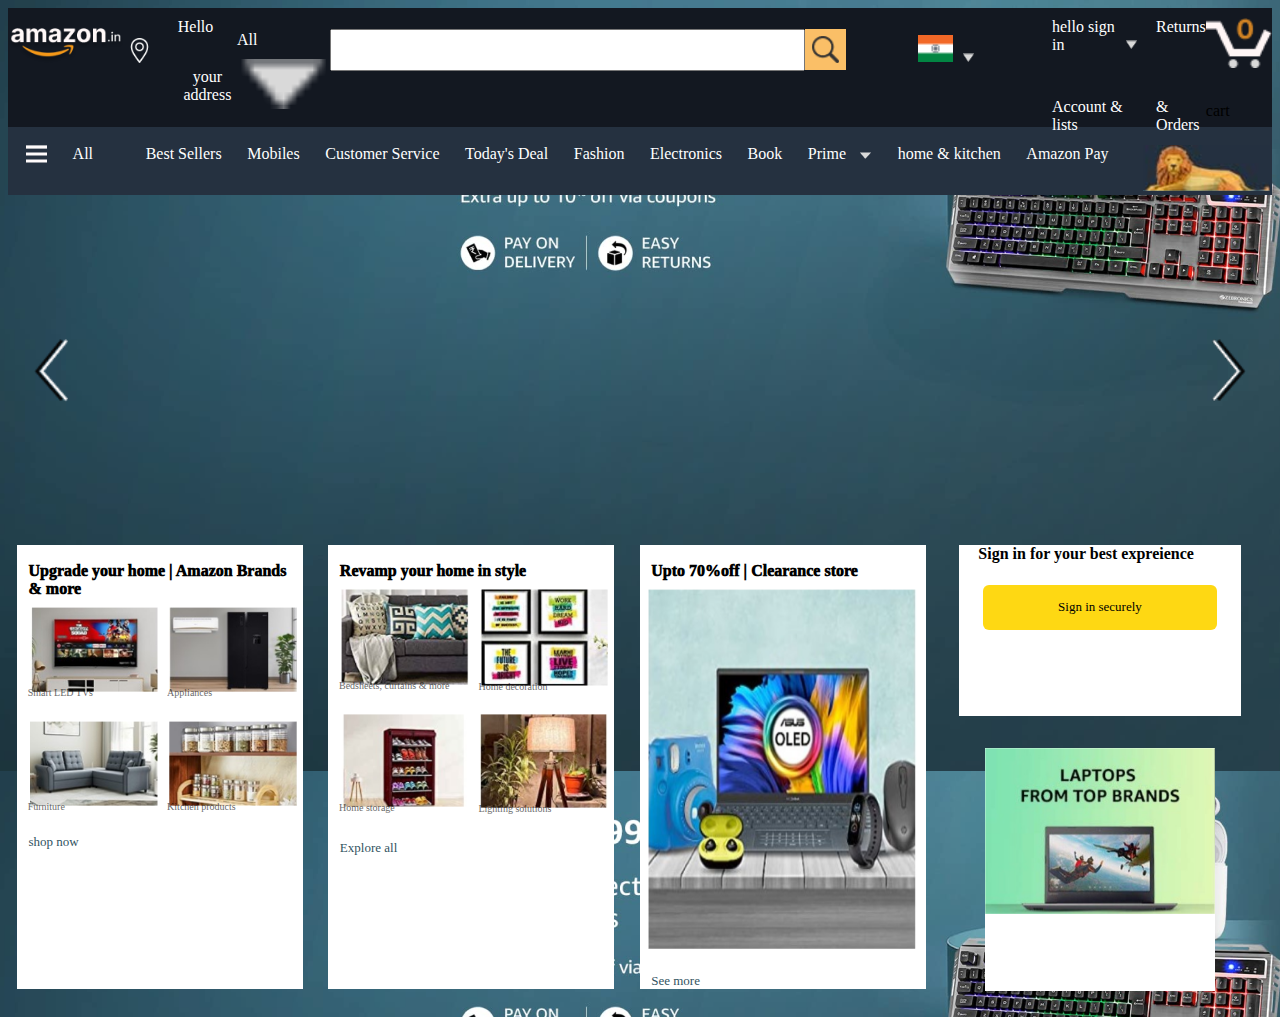
<file: Amazonclone/index.html>
<!DOCTYPE html>
<html lang="en">
<head>
    <meta charset="UTF-8">
    <meta name="viewport" content="width=device-width, initial-scale=1.0">
    <title>Document</title>
<link rel="stylesheet" href="index.css">
</head>
<body>
    <div class="top">
        <img src="logo.png" alt="">
        <img src="location.png" alt="">
        <div class="topright">
            <span>Hello</span>
            <span>your address</span>
        </div>
        <label class="all" for="all">All<img src="down arrow.png" alt=""></label>
        <input type="text" height="200vw">
        <img src="search icon.png" alt="">
        <img src="indian flag.png" alt="">
        <img src="down arrow.png" alt="">
        <div class="topleft">
            <div>hello sign in</div>
            <div>Account & lists</div>
        </div>
        <img src="down arrow.png" alt="">
        <div class="topleft2">
            <div>Returns</div>
            <div>& Orders</div>
        </div>
        <div class="topleft3">
        <img src="cart icon.png" alt="">
        <div>cart</div>
        </div>
    </div>
<div class="menubar">
    <div class="subtext"><img src="ham burger icon.png" alt=""></div>
    <div class="subtext">All</div>
    <div class="subtext">Best Sellers</div>
    <div class="subtext">Mobiles</div>
    <div class="subtext">Customer Service</div>
    <div class="subtext">Today's Deal</div>
    <div class="subtext">Fashion</div>
    <div class="subtext">Electronics</div>
    <div class="subtext">Book</div>
    <div class="subtext">Prime <img src="down arrow.png" alt=""></div>
    <div class="subtext">home & kitchen</div>
    <div class="subtext">Amazon Pay</div>
    <div class="subtext"><img src="lion.png" alt=""></div>
</div>

<div class="background"></div>


<!-- <div class="innerboxes">
    <div class="box1">
        <div>Upgrade your hone | Amazon Brands & more</div>
        <div><img src="image 17.png" alt="">SmartLEDTVs</div>
        <div><img src="image 18.png" alt="">Applances</div>
        <div><img src="image 20.png" alt="">Future</div>
        <div><img src="image 19.png" alt="">Kitchen Products</div>
        <div>Shop now</div>
    </div>
    <div class="box2">
        <div>Upgrade your hone | Amazon Brands & more</div>
        <div><img src="image 17.png" alt="">SmartLEDTVs</div>
        <div><img src="image 18.png" alt="">Applances</div>
        <div><img src="image 20.png" alt="">Future</div>
        <div><img src="image 19.png" alt="">Kitchen Products</div>
        <div>Shop now</div>
    </div>
    <div class="div">
        
    </div> -->
    <div class="main">
        <div class="mainflex">
            <div class="sidearrow">
                <img id="sidearrowimage1" src="left arrow.png" alt="">
            </div>
            <div class="sidearrow">
                <img id="sidearrowimage2" src="right arrow.png" alt="">
            </div>    
        </div>
        <div class="flexthemain">
            <div class="boxs">
                <div class="parent">
                    <div class="maingrid">
                        <div id="box1" class="box">
                            <div class="maintext"> <b>Upgrade your home | Amazon Brands & more</b></div>
                            
                            <div class="subgrid">
                                <div class="subimg1">
                                    <div>
                                        <img class="subimg" src="image 17.png" alt="">
                                    </div>
                                    <div class="imgtext">
                                        Smart LED TVs
                                    </div>
                                </div>
                                <div class="subimg">
                                    <div>
                                        <img class="subimg" src="image 18.png" alt="">
                                    </div>
                                    <div class="imgtext">
                                        Appliances
                                    </div>
                                </div>
                                <div class="subimg1">
                                    <div>
                                        <img class="subimg" src="image 20.png" alt="">
                                    </div>
                                    <div class="imgtext">
                                        Furniture
                                    </div>
                                </div>
                                <div class="subimg">
                                    <div>
                                        <img class="subimg" src="image 19.png" alt="">
                                    </div>
                                    <div class="imgtext">
                                        Kitchen products
                                    </div>
                                </div>
                            </div>
                            <div class="shopnow">
                                shop now
                            </div>
                        </div>
                        <div class="box"><div class="maintext">Revamp your home in style</div>
                            
                        <div class="subgrid">
                            <div class="subimg1">
                                <div>
                                    <img class="subimg" src="image 25.png" alt="">
                                </div>
                                <div class="imgtext">
                                    Bedsheets, curtains &
                                    more
                                </div>
                            </div>
                            <div class="subimg">
                                <div>
                                    <img class="subimg" src="image 24.png" alt="">
                                </div>
                                <div class="imgtext">
                                    Home decoration
                                </div>
                            </div>
                            <div class="subimg1">
                                <div>
                                    <img class="subimg" src="image 22.png" alt="">
                                </div>
                                <div class="imgtext">
                                    Home storage
                                </div>
                            </div>
                            <div class="subimg">
                                <div>
                                    <img class="subimg" src="image 21.png" alt="">
                                </div>
                                <div class="imgtext">
                                    Lighting solutions
                                </div>
                            </div>
                        </div>
                        <div class="shopnow">
                            Explore all
                        </div>
                    </div>
                        <div class="box">
                            <div class="maintext">Upto 70%off | Clearance store</div>
                            <div class="laptopsaleflex">
                                <div class="laptopsale">
                                    <img id="laptopsaleimg" src="image 26.png" alt="">
                                </div>
                            </div>
                            <div id="laptopshopnow" class="shopnow">
                                See more
                            </div>
                        </div>
                    </div>
                    </div>
                </div>
                <div>
                    <div class="signinsecurly">
                        <div class="bigsignintext">
                            <div class="bigsignintextb">
                                <b>Sign in for your best expreience</b>
                            </div>
                        </div>
                        <div class="signinbuttonflex">
                            <div class="signinbuttonmain">
                                <div class="signinbutton">
                                    Sign in securely
                                </div>
                            </div>
                        </div>
                    </div>
                    <div class="topbrandslaptop">
                        <img id="topbrandslaptop" src="image 28.png" alt="">
                    </div>
                </div>
            </div>
        </div>
</body>
</html>
</file>
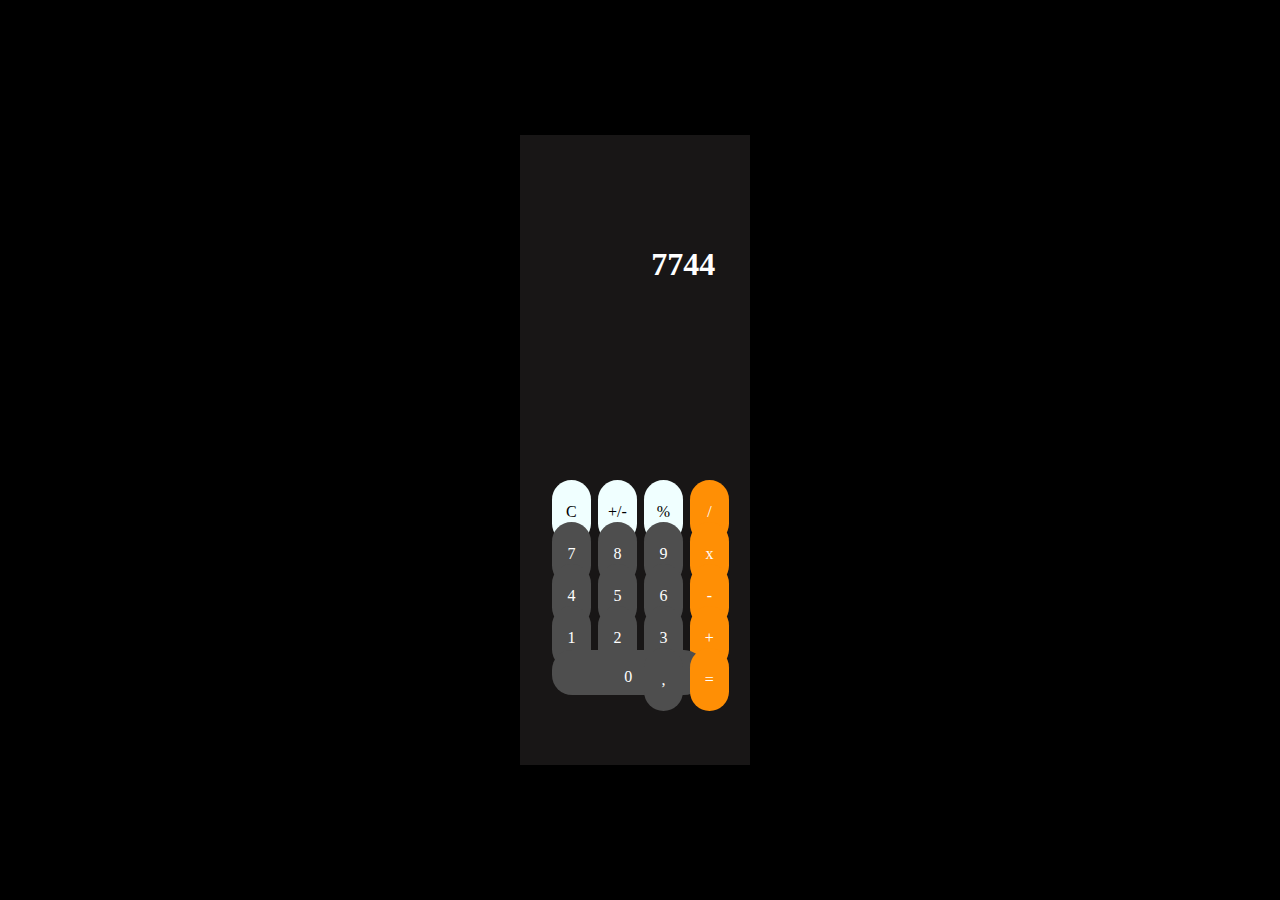
<file: Calculater/index.html>
<!DOCTYPE html>
<html lang="en">
<head>
    <meta charset="UTF-8">
    <meta name="viewport" content="width=device-width, initial-scale=1.0">
    <title>Document</title>
<link rel="stylesheet" href="index.css">
</head>
<body>
    <div class="main">
    <h1 id="result" >7744</h1>
    <div class="content">
    <!-- <div class="row1">
        <div class="element1">c</div>
        <div class="element1">+/-</div>
        <div class="element1">%</div>
        <div class="element1">/</div>
    </div>
    <div class="row2">
        <div class="element1">7</div>
        <div class="element1">8</div>
        <div class="element1">9</div>
        <div class="element1">x</div>
    </div>
    <div class="row3">
        <div class="element1">4</div>
        <div class="element1">5</div>
        <div class="element1">6</div>
        <div class="element1">-</div>
    </div>
    <div class="row4">
        <div class="element1">1</div>
        <div class="element1">2</div>
        <div class="element1">3</div>
        <div class="element1">+</div>
    </div>
    <div class="row5">
        <div class="element1">0</div>
        <div class="element1">0</div>
        <div class="element1">,</div>
        <div class="element1">=</div>
    </div> -->
  

        <div class="item1">
            <div class="element1" style="background-color: azure; color: black;">C</div>
        </div>
        <div class="item1">
            <div class="element1" style="background-color: azure; color: black;">+/-</div>
        </div>
        <div class="item1">
            <div class="element1" style="background-color: azure; color: black;">%</div>
        </div>
        <div class="item1">
            <div class="element1" style="background-color: rgb(255, 143, 5);">/</div>
        </div>
        <div class="item1">
            <div class="element1" style="background-color: rgb(78, 78, 78);">7</div>
        </div>
        <div class="item1">
            <div class="element1" style="background-color: rgb(78, 78, 78);">8</div>
        </div>
        <div class="item1">
            <div class="element1" style="background-color: rgb(78, 78, 78);">9</div>
        </div>
        <div class="item1">
            <div class="element1" style="background-color: rgb(255, 143, 5);">x</div>
        </div>
        <div class="item1">
            <div class="element1" style="background-color: rgb(78, 78, 78);">4</div>
        </div>
        <div class="item1">
            <div class="element1" style="background-color: rgb(78, 78, 78);">5</div>
        </div>
        <div class="item1">
            <div class="element1" style="background-color: rgb(78, 78, 78);">6</div>
        </div>
        <div class="item1">
            <div class="element1" style="background-color: rgb(255, 143, 5);">-</div>
        </div>
        <div class="item1">
            <div class="element1" style="background-color: rgb(78, 78, 78);">1</div>
        </div>
        <div class="item1">
            <div class="element1" style="background-color: rgb(78, 78, 78);">2</div>
        </div>
        <div class="item1">
            <div class="element1" style="background-color: rgb(78, 78, 78);">3</div>
        </div>
        <div class="item1">
            <div class="element1" style="background-color: rgb(255, 143, 5);">+</div>
        </div>
        <div class="item2">
           <div class="element2" style="background-color: rgb(78, 78, 78);">0</div>
        </div>
        <div class="item1">
           <div class="element1" style="background-color: rgb(78, 78, 78);">,</div>
        </div>
        <div class="item1">
           <div class="element1" style="background-color: rgb(255, 143, 5);">=</div>
        </div>
        
</div>
</div>  
</body>
</html>
</file>
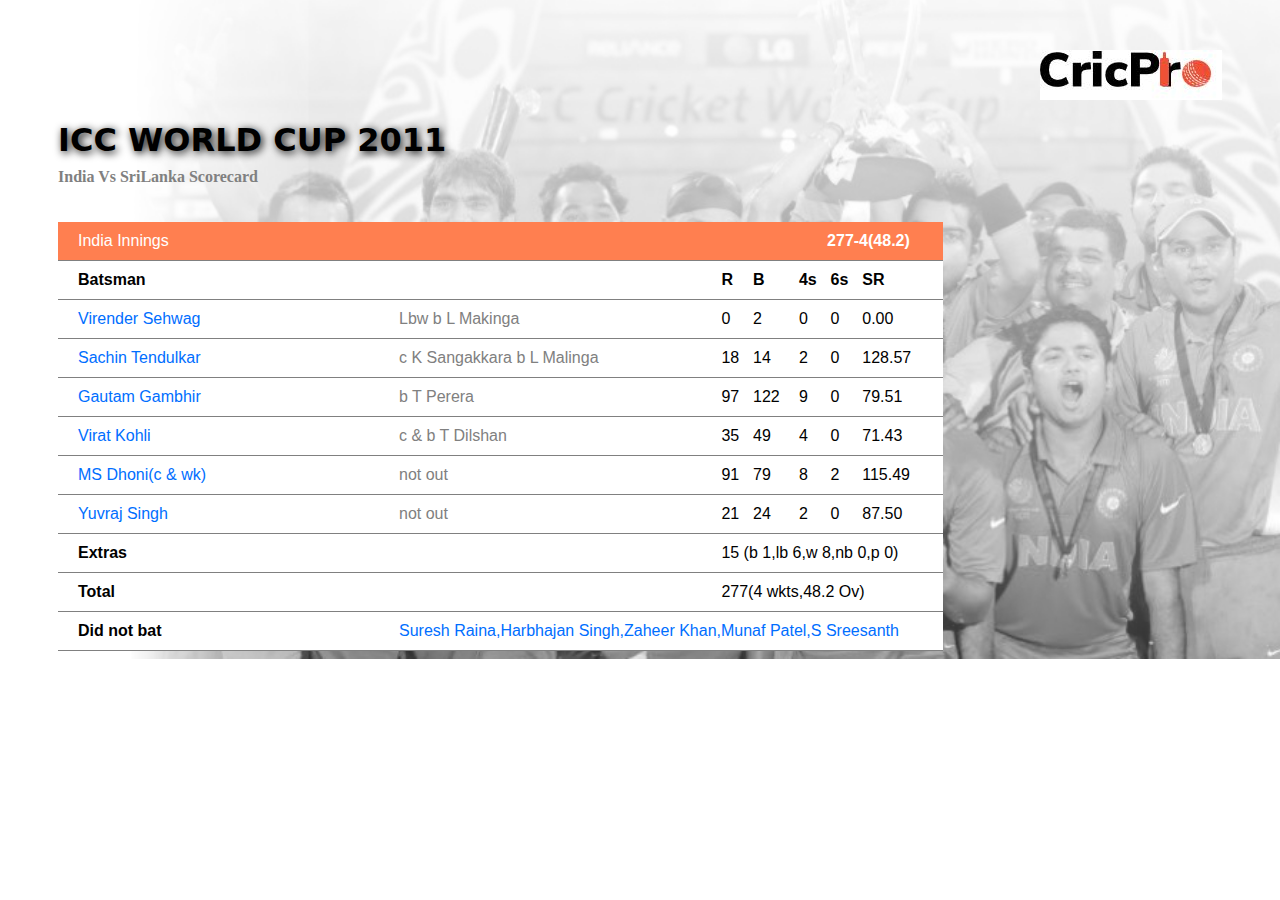
<file: cricket scoreboard 2011 finals/index.html>
<!DOCTYPE html>
<html lang="en">
<head>
    <meta charset="UTF-8">
    <meta name="viewport" content="width=device-width, initial-scale=1.0">
    <title>Document</title>
    <style>
        body{background-image: url("cricpro-bg.png");
            background-repeat: no-repeat;
            background-position: right bottom;
            background-size: 130vh;}
            /* width: 100vh;
            height: 100vw;
    } */
        table{background-color: white;
        border-spacing: 0px;
    margin-left: 50px;}
        tr{border-bottom: 2px solid black;}
        .row1{background-color: coral;
        color: white;
       }
        
        th,td{border-bottom: 1px solid gray;
        padding:10px;
     font-family:'Segoe UI', Tahoma, Geneva, Verdana, sans-serif;
    margin: 100px;padding: 1px;}
     .name1,.name2,.name3,.name4,.name5,.name6,.name7,.name8,.name9,.name10,.name11{
        padding: 10px 20px;
        margin: 0px 10px;
     }
     .img{
        display: flex;
        justify-content: end;
        margin-top: 50px;
        margin-right: 50px;
     }
     .heading,.heading1{
        margin-left: 50px;
     }
    .heading1{
        padding-bottom: 50px;
    }
    .head :nth-child(1){
        height: 25px;
    }
    .head :nth-child(2){
        padding-bottom: 15px;
    }
    .score{
        padding-right: 33px;
    }
    </style>
    
</head>
<body>
<div class="img">
    <img src="cricpro-logo.jpg" alt="">
</div>
<div class="head">
    <h1 style="text-shadow: 2px 2px 8px black; font-family: system-ui, -apple-system, BlinkMacSystemFont, 'Segoe UI', Roboto, Oxygen, Ubuntu, Cantarell, 'Open Sans', 'Helvetica Neue', sans-serif;" class="heading"><strong>ICC WORLD CUP 2011</strong></h1>
    <h4 style="color: gray;" class="heading1">India Vs SriLanka Scorecard </h4>
</div>
    <table style="width: 70% ;border: 1px;">
        <tr class="row1">
            <td style="margin: 50px; width: 300px;" class="name8">India Innings</td>
            <th colspan="7" style="text-align: right;"class="score" >277-4(48.2)</th>
        </tr>
        <tr style="text-align: left;">
            <td class="name7"><b>Batsman</b></td>
            <th colspan="2"></th>
            
            <th>R</th>
            
            <th>B</th>
           
            <th>4s</th>
           
            <th>6s</th>
            
            <th>SR</th>
        </tr>
        <tr>
            <td style="color: rgb(0, 110, 255);" class="name1">Virender Sehwag</td>
            
            <td style="color: gray;" colspan="2">Lbw b L Makinga</td>
            <td style="margin: 10px;">0</td>
           
            <td style="margin: 10px;">2</td>
            
            <td style="margin: 10px;">0</td>
            
            <td style="margin: 10px;">0</td>
           
            <td style="margin: 10px;">0.00</td>
        </tr>
        <tr>
            <td style="color: rgb(0, 110, 255);" class="name2">Sachin Tendulkar</td>
           
            <td style="color: gray;" colspan="2">c K Sangakkara b L Malinga</td>
            <td>18</td>
            
            <td>14</td>
            
            <td>2</td>
            
            <td>0</td>
            
            <td>128.57</td>
        </tr>
        <tr>
            <td style="color: rgb(0, 110, 255)" class="name3">Gautam Gambhir</td>
           
            <td style="color: gray; " colspan="2">b T Perera</td>
            <td>97</td>
            
            <td>122</td>
            
            <td>9</td>
            
            <td>0</td>
            
            <td>79.51</td>
        </tr>
        <tr>
            <td style="color: rgb(0, 110, 255)" class="name4">Virat Kohli</td>
           
            <td style="color: gray;" colspan="2">c & b T Dilshan</td>
            <td>35</td>
            
            <td>49</td>
            
            <td>4</td>
            
            <td>0</td>
            
            <td>71.43</td>
        </tr>
        <tr>
            <td style="color: rgb(0, 110, 255);" class="name5">MS Dhoni(c & wk)</td>
            
            <td style="color: gray;" colspan="2">not out</td>
            <td>91</td>
            
            <td>79</td>
            
            <td>8</td>
            
            <td>2</td>
           
            <td>115.49</td>
        </tr>
        <tr>
            <td style="color: rgb(0, 110, 255);" class="name6">Yuvraj Singh</td>
            <td style="color: gray;" class="text1" colspan="2">not out</td>
            <td>21</td>
            
            <td>24</td>
            
            <td>2</td>
           
            <td>0</td>
            
            <td>87.50</td>
        </tr>
        <tr>
            <td class="name9"><b>Extras</b></td>
            <td colspan="2"></td>
            
            <td colspan="8">15 (b 1,lb 6,w 8,nb 0,p 0)</td>
        </tr>
        <tr>
            <td class="name10"><b>Total</b></td>
            <td colspan="2"></td>
            
            <td colspan="10">277(4 wkts,48.2 Ov)</td>
        </tr>
        <tr>
            <td class="name11"><b>Did not bat</b></td>
           
            <td style="color:rgb(0, 110, 255)" colspan="7">Suresh Raina,Harbhajan Singh,Zaheer Khan,Munaf Patel,S Sreesanth</td>
        </tr>
        

        





    </table>
</body>
</html>
</file>
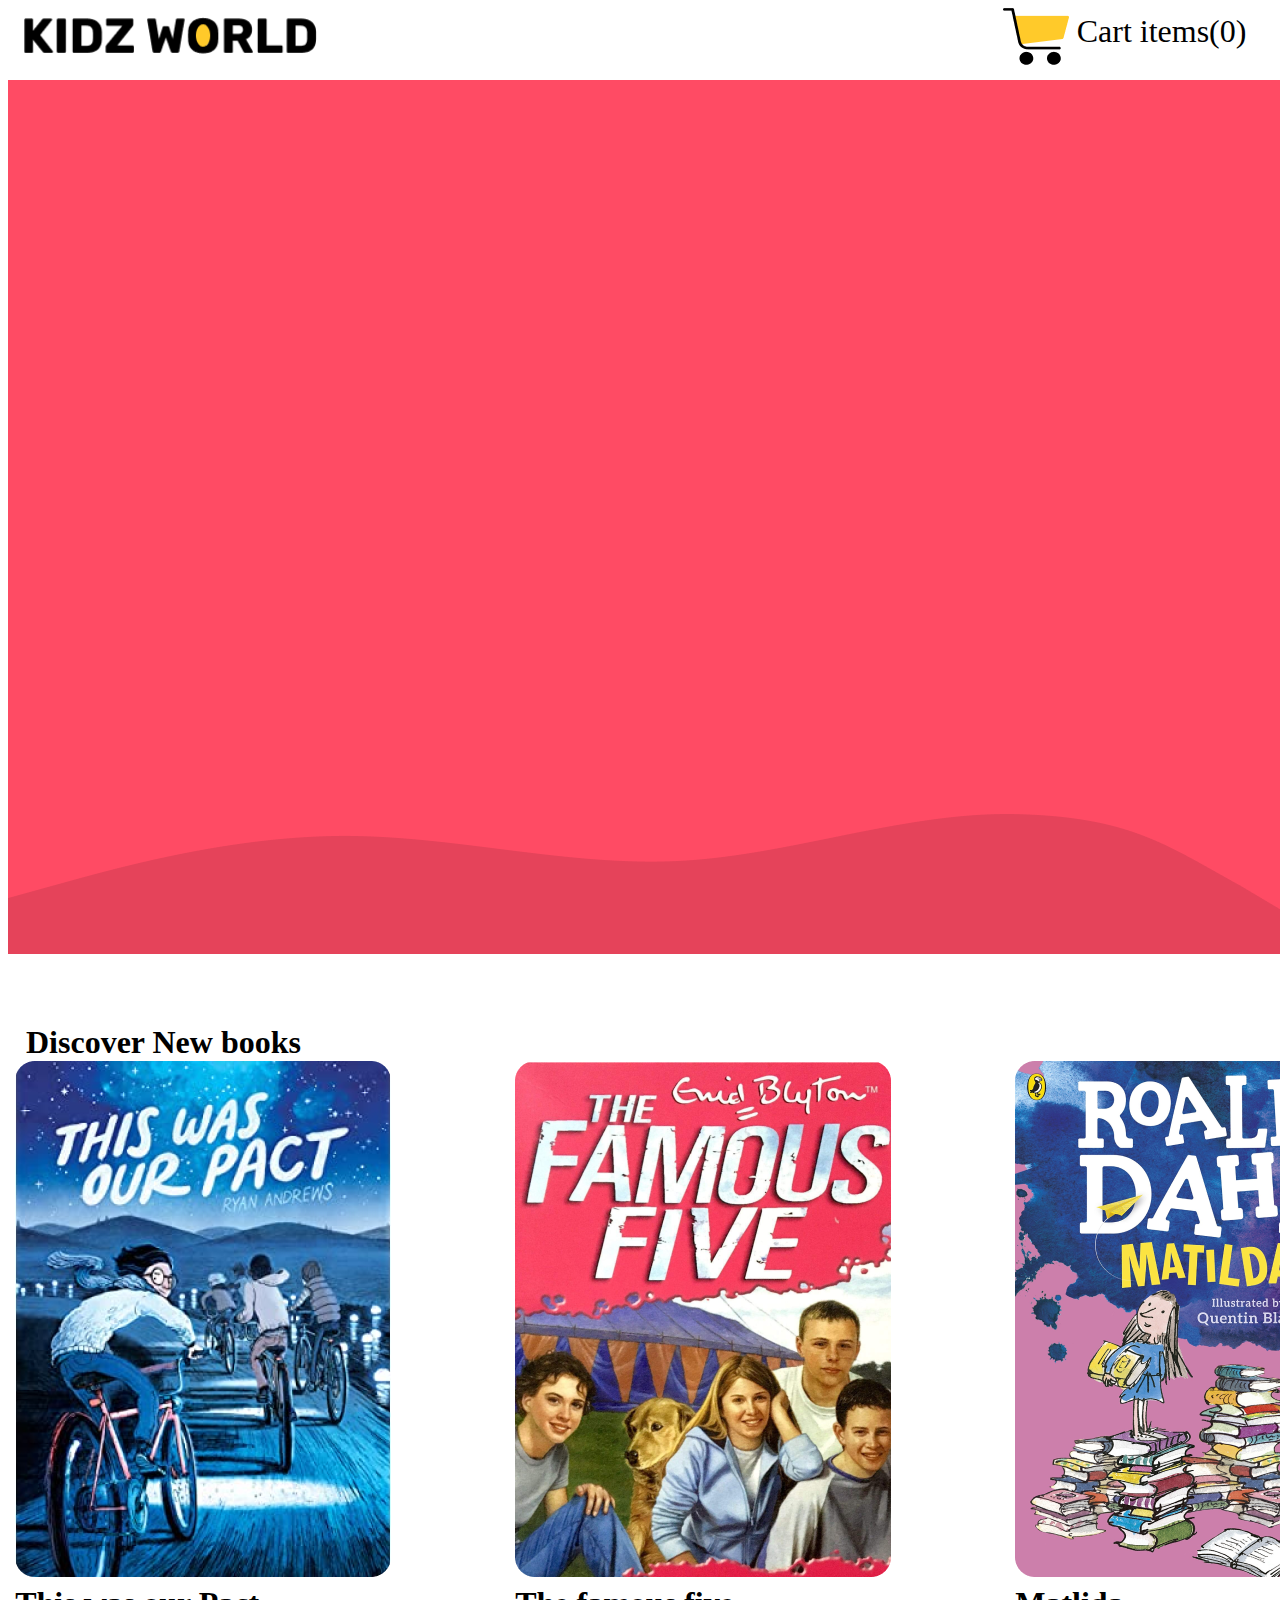
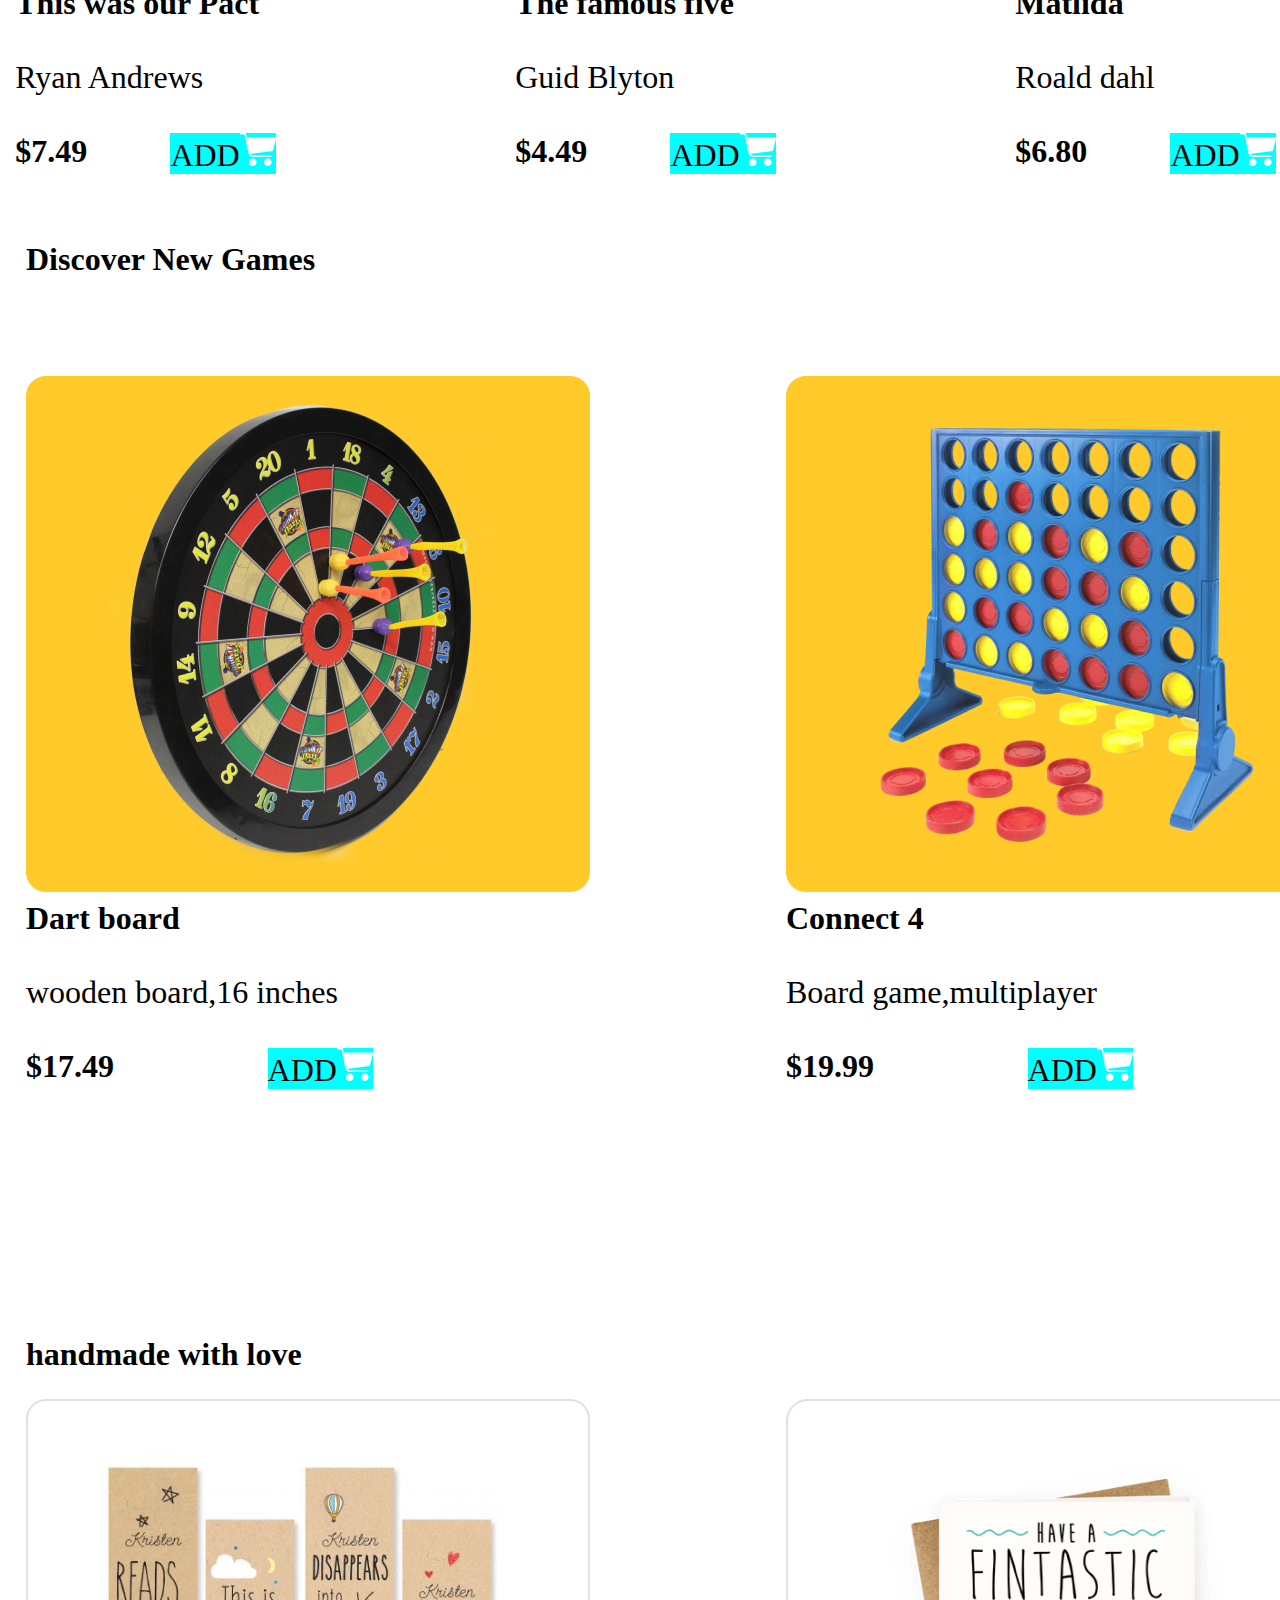
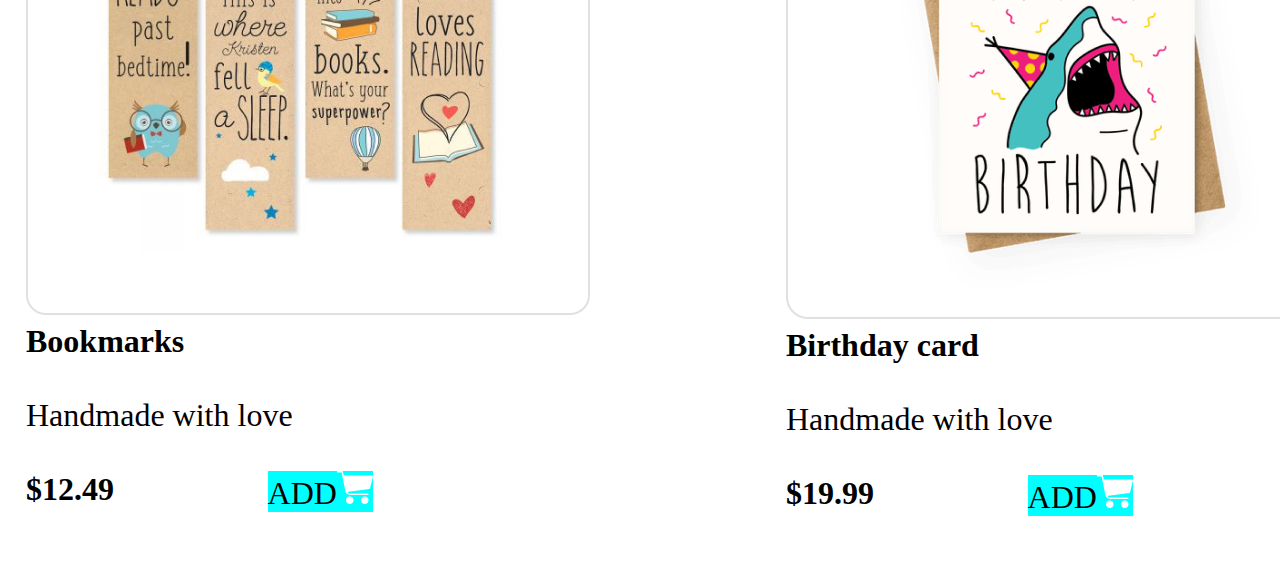
<file: Kids World/index.html>
<!DOCTYPE html>
<html lang="en">

<head>
    <meta charset="UTF-8">
    <meta name="viewport" content="width=device-width, initial-scale=1.0">
    <title>Document</title>
    <link rel="stylesheet" href="index.css">
</head>

<body>
    <div class="nav">
        <div class="logo"><img src="kw-logo.png" alt=""></div>
        <div id="text">
            <div class="cart"><img src="cart-icon.png" alt=""></div>
            <div class="text">Cart items(0)</div>
        </div>
    </div>
    <div class="topimage">
        <div class="backimg"><img src="kw-background.png" alt=""></div>
    </div>
    <div class="heading1">
        <div class="h1"><strong> Discover New books</strong> </div>
    </div>
    <div class="box1">
        <div class="subdiv">
            <div><img src="book1.png" alt=""></div>
            <div><strong>This was our Pact</strong></div>
            <br>
            <div>Ryan Andrews</div>
            <br>
            <div class="item">
                <div><strong>$7.49</strong></div>
                <div class="add1">ADD<img src="cart-icon-white.png" alt=""></div>
            </div>
        </div>
        <div class="subdiv">
            <div><img src="book2.png" alt=""></div>
            <div><strong>The famous five</strong></div>
            <br>
            <div>Guid Blyton</div>
            <br>
            <div class="item">
                <div><strong>$4.49</strong></div>
                <div class="add1">ADD<img src="cart-icon-white.png" alt=""></div>
            </div>
        </div>
        <div class="subdiv">
            <div><img src="book3.png" alt=""></div>
            <div><strong>Matlida</strong></div>
            <br>
            <div>Roald dahl</div>
            <br>
            <div class="item">
                <div><strong>$6.80</strong></div>
                <div class="add1">ADD<img src="cart-icon-white.png" alt=""></div>
            </div>
        </div>
        <div class="subdiv">
            <div><img src="book4.png" alt=""></div>
            <div><strong>Harry Potter</strong></div>
            <br>
            <div>JK Rowling</div>
            <br>
            <div class="item">
                <div><strong>$10</strong></div>
                <div class="add1">ADD<img src="cart-icon-white.png" alt=""></div>
            </div>
        </div>
        <div class="subdiv">
            <div><img src="book5.png" alt=""></div>
            <div><strong>For Young Readers</strong></div>
            <br>
            <div>Ruskin bond</div>
            <br>
            <div class="item">
                <div><strong>$7.29</strong></div>
                <div class="add1">ADD<img src="cart-icon-white.png" alt=""></div>
            </div>
        </div>
        <div class="subdiv">
            <div><img src="book6.png" alt=""></div>
            <div><strong>Wimpy Kid - DIY</strong></div>
            <br>
            <div>Jeff kinney</div>
            <br>
            <div class="item">
                <div><strong>$4.99</strong></div>
                <div class="add1">ADD<img src="cart-icon-white.png" alt=""></div>
            </div>
        </div>
    </div>


    <div class="heading2">
        <div class="h2"><strong>Discover New Games</strong> </div>
    </div>


    <div class="box2">
        <div class="subdiv">
            <div><img src="dart-board.png" alt=""></div>
            <div><strong>Dart board</strong></div>
            <br>
            <div>wooden board,16 inches</div>
            <br>
            <div class="item">
                <div><strong>$17.49</strong></div>
                <div class="add">ADD<img src="cart-icon-white.png" alt=""></div>
            </div>
        </div>
        <div class="subdiv">
            <div><img src="connect-four.png" alt=""></div>
            <div><strong>Connect 4</strong></div>
            <br>
            <div>Board game,multiplayer</div>
            <br>
            <div class="item">
                <div><strong>$19.99</strong></div>
                <div class="add">ADD<img src="cart-icon-white.png" alt=""></div>
            </div>
        </div> 
        <div class="subdiv">
            <div><img src="jenga.png" alt=""></div>
            <div><strong>Jenga</strong></div>
            <br>
            <div>Wooden blocks,54 pieces</div>
            <br>
            <div class="item">
                <div><strong>$20.99</strong></div>
                <div class="add">ADD<img src="cart-icon-white.png" alt=""></div>
            </div>
        </div>
        <div class="subdiv">
            <div><img src="monopoly.png" alt=""></div>
            <div><strong>Monopoly</strong></div>
            <br>
            <div>1.61x 15.75x 10.51 inches</div>
            <br>
            <div class="item">
                <div><strong>$19.49</strong></div>
                <div class="add">ADD<img src="cart-icon-white.png" alt=""></div>
            </div>
        </div>
    </div>


    <div class="heading3">
        <div class="h3"><strong> handmade with love</strong></div>
    </div>

    <div class="box3">
        <div class="subdiv">
            <div><img src="bookmarks.png" alt=""></div>
            <div><strong>Bookmarks</strong></div>
            <br>
            <div>Handmade with love</div>
            <br>
            <div class="item">
                <div><strong>$12.49</strong></div>
                <div class="add">ADD<img src="cart-icon-white.png" alt=""></div>
            </div>
        </div>
        <div class="subdiv">
            <div><img src="birthday-card.png" alt=""></div>
            <div><strong>Birthday card</strong></div>
            <br>
            <div>Handmade with love</div>
            <br>
            <div class="item">
                <div><strong>$19.99</strong></div>
                <div class="add">ADD<img src="cart-icon-white.png" alt=""></div>
            </div>
        </div>
        <div class="subdiv">
            <div><img src="stuffed-toy.png" alt=""></div>
            <div><strong>Stuffed toys</strong></div>
            <br>
            <div>Handmade with love</div>
            <br>
            <div class="item">
                <div><strong>$15.99</strong></div>
                <div class="add">ADD<img src="cart-icon-white.png" alt=""></div>
            </div>
        </div>
        <div class="subdiv">
            <div><img src="dream-catcher.png" alt=""></div>
            <div><strong>Dream catcher drawing</strong></div>
            <br>
            <div>handmade with  love</div>
            <br>
            <div class="item">
                <div><strong>$18.49</strong></div>
                <div class="add">ADD<img src="cart-icon-white.png" alt=""></div>
            </div>
        </div>
    </div>




</body>

</html>
</file>
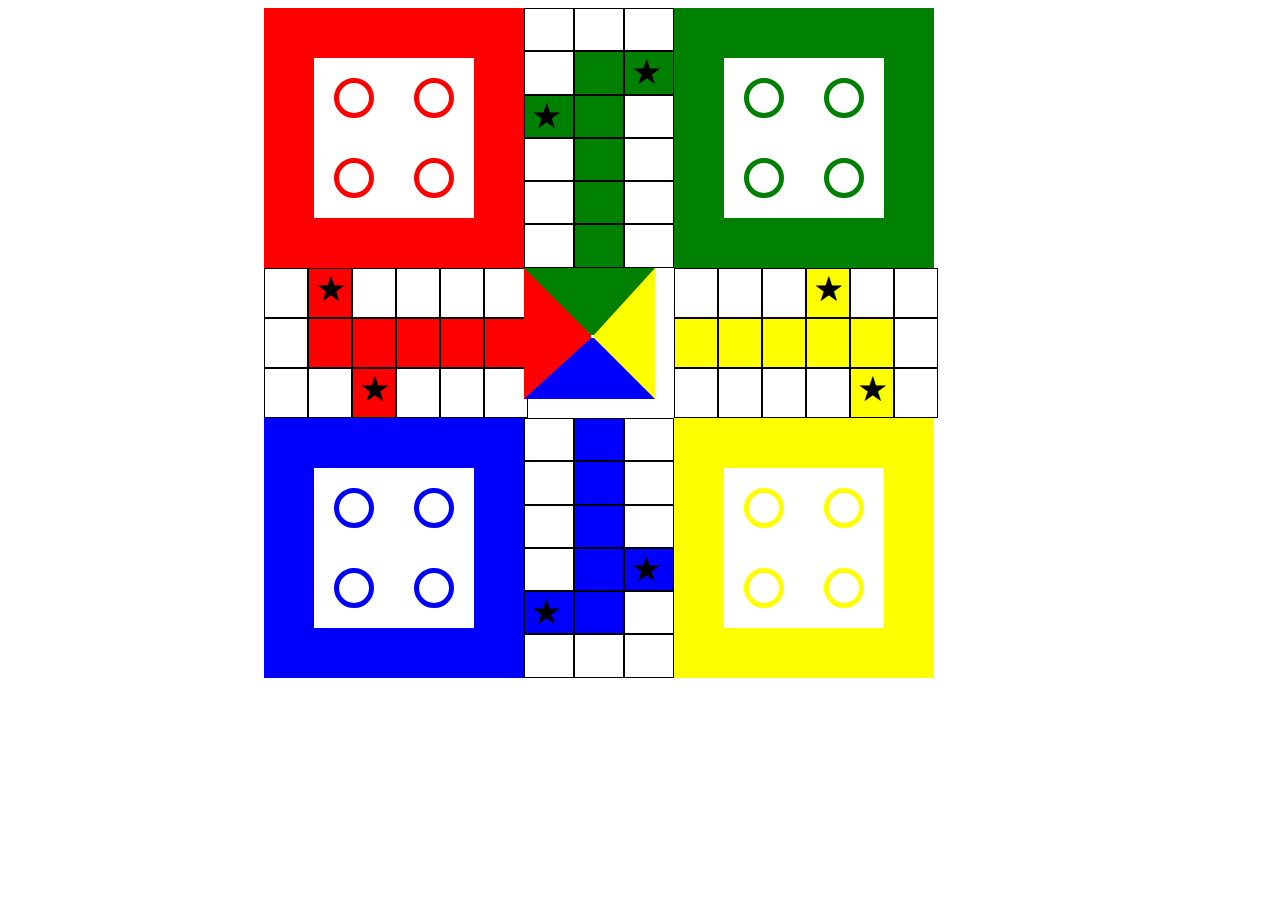
<file: ludo/index.html>
<!DOCTYPE html>
<html lang="en">

<head>
    <meta charset="UTF-8">
    <meta name="viewport" content="width=device-width, initial-scale=1.0">
    <title>Document</title>
    <link rel="stylesheet" href="index.css">
</head>

<body>

    <div class="ludo">
        <div class="upper">
            <div class="redhouse1">
                <div class="box"></div>
                <div class="box"></div>
                <div class="box"></div>
                <div class="box"></div>
            </div>
            <div class="grid1">
                <div class="smallbox"></div>
                <div class="smallbox"></div>
                <div class="smallbox"></div>
                <div class="smallbox"></div>
                <div class="smallboxg"></div>
                <div class="smallboxg"><span class="star">&#9733;</span></div>
                <div class="smallboxg"><span class="star">&#9733;</span></div>
                <div class="smallboxg"></div>
                <div class="smallbox"></div>
                <div class="smallbox"></div>
                <div class="smallboxg"></div>
                <div class="smallbox"></div>
                <div class="smallbox"></div>
                <div class="smallboxg"></div>
                <div class="smallbox"></div>
                <div class="smallbox"></div>
                <div class="smallboxg"></div>
                <div class="smallbox"></div>
            </div>
            <div class="redhouse2">
                <div class="box1"></div>
                <div class="box1"></div>
                <div class="box1"></div>
                <div class="box1"></div>
            </div>
        </div>
        <div class="middle">

            <div class="grid2">
            <div class="smallbox"></div>
            <div class="smallboxr"><span class="star">&#9733;</span></div>
            <div class="smallbox"></div>
            <div class="smallbox"></div>
            <div class="smallbox"></div>
            <div class="smallbox"></div>
            <div class="smallbox"></div>
            <div class="smallboxr"></div>
            <div class="smallboxr"></div>
            <div class="smallboxr"></div>
            <div class="smallboxr"></div>
            <div class="smallboxr"></div>
            <div class="smallbox"></div>
            <div class="smallbox"></div>
            <div class="smallboxr"><span class="star">&#9733;</span></div>
            <div class="smallbox"></div>
            <div class="smallbox"></div>
            <div class="smallbox"></div>
        </div>
        <div class="square">
            <div class="headbox"></div>
        </div>
        <div class="grid2">
            <div class="smallbox"></div>
            <div class="smallbox"></div>
            <div class="smallbox"></div>
            <div class="smallboxy"><span class="star">&#9733;</span></div>
            <div class="smallbox"></div>
            <div class="smallbox"></div>
            <div class="smallboxy"></div>
            <div class="smallboxy"></div>
            <div class="smallboxy"></div>
            <div class="smallboxy"></div>
            <div class="smallboxy"></div>
            <div class="smallbox"></div>
            <div class="smallbox"></div>
            <div class="smallbox"></div>
            <div class="smallbox"></div>
            <div class="smallbox"></div>
            <div class="smallboxy"><span class="star">&#9733;</span></div>
            <div class="smallbox"></div>
        </div>
            
    </div>



        <div class="lower">
            <div class="redhouse3">
                <div class="box2"></div>
                <div class="box2"></div>
                <div class="box2"></div>
                <div class="box2"></div>
            </div>
            <div class="grid1">
                <div class="smallbox"></div>
                <div class="smallboxb"></div>
                <div class="smallbox"></div>
                <div class="smallbox"></div>
                <div class="smallboxb"></div>
                <div class="smallbox"></div>
                <div class="smallbox"></div>
                <div class="smallboxb"></div>
                <div class="smallbox"></div>
                <div class="smallbox"></div>
                <div class="smallboxb"></div>
                <div class="smallboxb"><span class="star">&#9733;</span></div>
                <div class="smallboxb"><span class="star">&#9733;</span></div>
                <div class="smallboxb"></div>
                <div class="smallbox"></div>
                <div class="smallbox"></div>
                <div class="smallbox"></div>
                <div class="smallbox"></div>
            </div>

            <div class="redhouse4">
                <div class="box3"></div>
                <div class="box3"></div>
                <div class="box3"></div>
                <div class="box3"></div>
            </div>
        </div>
    </div>
</body>

</html>
</file>
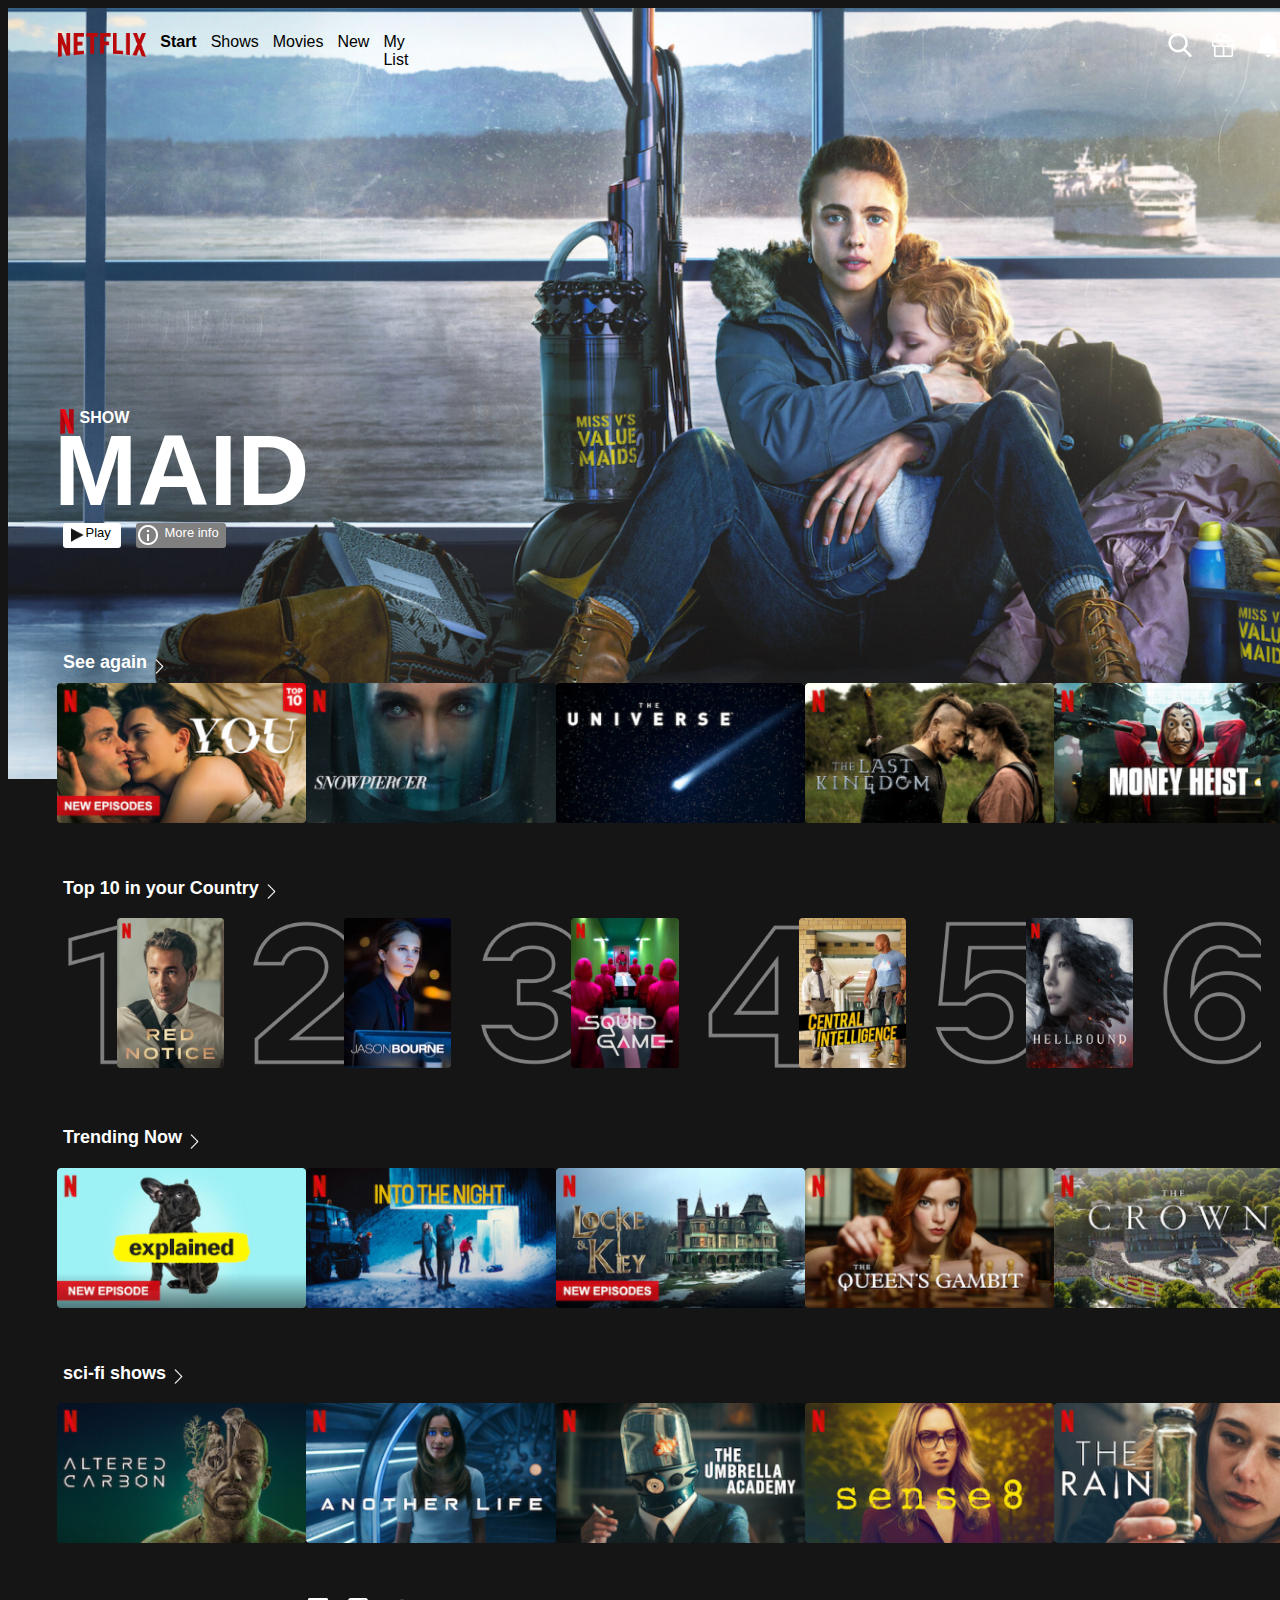
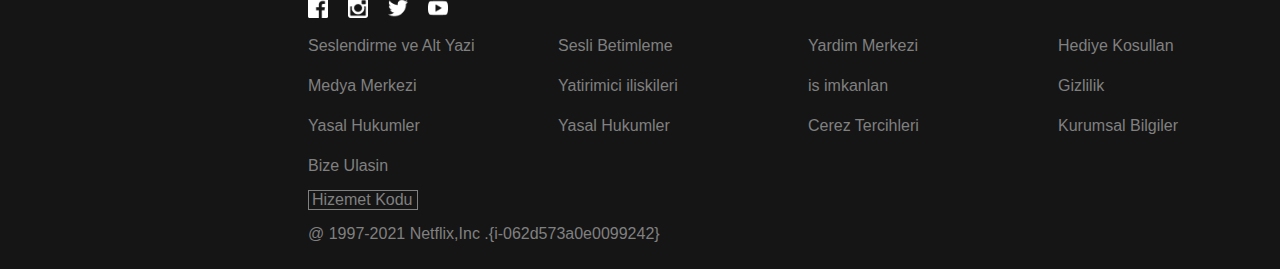
<file: Netflix/index.html>
<!DOCTYPE html>
<html lang="en">

<head>
    <meta charset="UTF-8">
    <meta name="viewport" content="width=device-width, initial-scale=1.0">
    <title>Document</title>
    <link rel="stylesheet" href="index.css">
</head>

<body>
    <div class="img">
        <div><img class="img" src="Title-Image.png" alt=""></div>
    </div>
    <div class="navbar">
        <div class="netflixlogo">
            <div><img class="netflixlogo" src="NetflixLogoSvg.png" alt=""></div>
        </div>
        <div class="left" style="color:black ;"><b>Start</b></div>
        <div class="left">Shows</div>
        <div class="left">Movies</div>
        <div class="left">New</div>
        <div class="left">My List</div>
        <div class="search">
            <div><img class="search" src="Search.png" alt=""></div>
        </div>
        <div class="gift">
            <div><img class="gift" src="GiftBox.png" alt=""></div>
        </div>
        <div class="bell">
            <div><img class="bell" src="NotificationBell.png" alt=""></div>
        </div>
        <div class="user">
            <div><img class="user" src="ProfileIMG.png" alt=""></div>
        </div>
        <div class="downarrow">
            <div><img class="downarrow" src="DownArrow.png" alt=""></div>
        </div>
    </div>
    <div class="two">
        <div><img style="height: 25px;" src="Netflix_Symbol_RGB 1.png" alt=""></div>
        <div style="margin-left: 5px;"><b>SHOW</b></div>

    </div>
    <div class="maid">
        <div class="maid"> <b>MAID</b></div>
    </div>
    <div class="buttons">
        <div class="play">
            <div><img style="height: 20px; " src="Play.png" alt=""></div>
            <div>Play</div>
        </div>
        <div class="more">
            <div><img src="Detail.png" alt=""></div>
            <div style="color: white; opacity: 100%; margin-left: 5px; margin-top: 2.5px;">More info</div>
        </div>
    </div>
    <div><img class="add" src="Add.png" alt=""></div>
    <div class="text1">
        <div class="see_again"><b> See again </b></div>
        <div><img style="height: 15px; margin-top: 6.5px; margin-left: 5px;" src="ArrowRight.png" alt="">
        </div>
    </div>
    <div class="movies">
        <div><img class="size" src="section 1.1.png" alt=""></div>
        <div><img class="size" src="section 1.2.png" alt=""></div>
        <div><img class="size" src="section 1.3.png" alt=""></div>
        <div><img class="size" src="section 1.4.png" alt=""></div>
        <div><img class="size" src="section 1.5.png" alt=""></div>
    </div>
    <div class="text2"> 
        <div class="top10">
            <div><b>Top 10 in your Country</b></div>
        </div>
        <div><img style=" height:15px;margin-top: 6.5px; margin-left: 5px;" src="ArrowRight.png" alt=""></div>
        
    </div>
    <div class="movies2">
        <div><img class="number" src="Rank - 01.png" alt=""></div>
        <div><img class="mov" style="margin-left: -30px;" src="section 2.1.png" alt=""></div>
        <div><img class="number" src="Rank - 02.png" alt=""></div>
        <div><img class="mov" style="margin-left: -30px;" src="section 2.2.png" alt=""></div>
        <div><img class="number" src="Rank - 03.png" alt=""></div>
        <div><img class="mov" style="margin-left: -30px;" src="section 2.3.png" alt=""></div>
        <div><img class="number" src="Rank - 04.png" alt=""></div>
        <div><img class="mov" style="margin-left: -30px;" src="section 2.4.png" alt=""></div>
        <div><img class="number" src="Rank - 05.png" alt=""></div>
        <div><img class="mov" style="margin-left: -30px;" src="section 2.5.png " alt=></div>
        <div><img class="number" src="Rank - 06.png" alt=""></div>
    </div>

    <div class="text1" style="margin-top: 55px;">
        <div class="see_again" ><b> Trending Now </b></div>
        <div><img style="height: 15px; margin-top: 6.5px; margin-left: 5px;" src="ArrowRight.png" alt="">
        </div>
    </div>
    <div class="movies" style="margin-top: 15px;">
        <div><img class="size" src="section 3.1.png" alt=""></div>
        <div><img class="size" src="section 3.2.png" alt=""></div>
        <div><img class="size" src="section 3.3.png" alt=""></div>
        <div><img class="size" src="section 3.4.png" alt=""></div>
        <div><img class="size" src="section 3.5.png" alt=""></div>
    </div>

    <div class="text2" style="margin-top: 170px;">
        <div class="see_again" ><b> sci-fi shows </b></div>
        <div><img style="height: 15px; margin-top: 6.5px; margin-left: 5px;" src="ArrowRight.png" alt="">
        </div>
    </div>
    <div class="movies" style="margin-top: 15px;">
        <div><img class="size" src="section 4.1.png" alt=""></div>
        <div><img class="size" src="section 4.2.png" alt=""></div>
        <div><img class="size" src="section 4.3.png" alt=""></div>
        <div><img class="size" src="section 4.4.png" alt=""></div>
        <div><img class="size" src="section 4.5.png" alt=""></div>
    </div>
    <div class="logo">
        <div><img class="lm" src="facebook.png" alt=""></div>
        <div><img class="lm" src="instagram.png" alt=""></div>
        <div><img class="lm" src="twitter.png" alt=""></div>
        <div><img class="lm" src="youtube.png" alt=""></div>
    </div>
    <div class="grid">
        <div class="color">Seslendirme ve Alt Yazi</div>
        <div class="color">Sesli Betimleme</div>
        <div class="color">Yardim Merkezi</div>
        <div class="color">Hediye Kosullan</div>
        <div class="color">Medya Merkezi</div>
        <div class="color">Yatirimici iliskileri</div>
        <div class="color">is imkanlan</div>
        <div class="color">Gizlilik</div>
        <div class="color">Yasal Hukumler</div>
        <div class="color">Yasal Hukumler</div>
        <div class="color">Cerez Tercihleri</div>
        <div class="color">Kurumsal Bilgiler </div>
        <div class="color">Bize Ulasin</div>
    </div>
    <div class="box">Hizemet Kodu</div>
    <div class="last">@ 1997-2021 Netflix,Inc .{i-062d573a0e0099242}</div>

</body> 

</html>
</file>
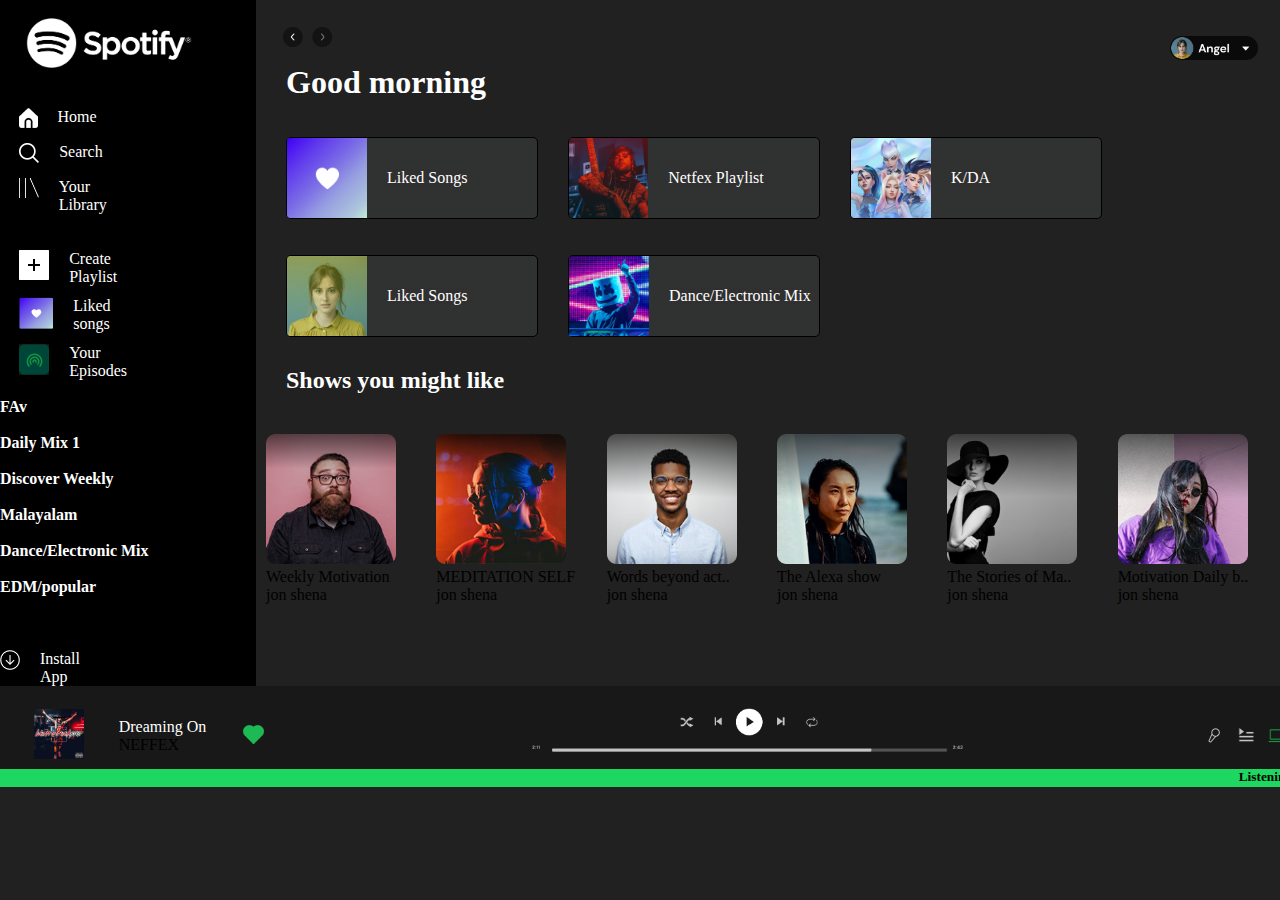
<file: spotify/index.html>
<!DOCTYPE html>
<html lang="en">

<head>
    <meta charset="UTF-8">
    <meta name="viewport" content="width=device-width, initial-scale=1.0">
    <title>Document</title>
    <link rel="stylesheet" href="index.css">
</head>

<body>
<div class="end">
    <div class="finalleft">
        <div class="leftbar">
            <div class="toplogo">
                <div><img src="Spotify logo.png" alt="" height="50px"></div>
            </div>
            <div class="leftmenu1">
                <div class="menu">
                    <div><img src="Home (1).png" alt="" height="20px"></div>
                    <div class="text">Home</div>
                </div>
                <div class="menu">
                    <div><img src="Search (1).png" alt=""  height="20px"></div>
                    <div class="text">Search</div>
                </div>
                <div class="menu">
                    <div><img src="Your library.png" alt=""  height="20px"></div>
                    <div class="text">Your Library</div>
                </div>
            </div>
            <br>
            <br>
            <div class="leftmenu2">
                <div class="menu">
                    <div><img src="Create (1).png" alt=""></div>
                    <div class="text">Create Playlist</div>
                </div>
                <div class="menu">
                    <div><img src="Group 2.png" alt=""></div>
                    <div class="text">Liked songs</div>
                </div>
                <div class="menu">
                    <div><img src="your episodes.png" alt=""></div>
                    <div class="text">Your Episodes</div>
                </div>
            </div>
            <br>
            <div class="leftdownmenu">
                <div class="text1">
                    <h4>FAv</h4>
                </div>
                <div class="text2">
                    <h4>Daily Mix 1</h4>
                </div>
                <div class="text3">
                    <h4>Discover Weekly</h4>
                </div>
                <div class="text4">
                    <h4>Malayalam</h4>
                </div>
                <div class="text5">
                    <h4>Dance/Electronic Mix</h4>
                </div>
                <div class="text6">
                    <h4>EDM/popular</h4>
                </div>
            </div>
            <br>
            <br>
            <br>
            <div class="leftmenu">
                <div class="menu">
                    <div><img src="grommet-icons_install-option.png" alt=""  height="20px"></div>
                    <div class="text">Install App</div>
                </div>
            </div>

        </div>
    </div>

    <div class="finaltop">
        <div class="top">
            <div class="img1"><img src="top arrow navigation.png" alt="" width="20%"></div>
            <div class="img2"><img src="User.png" alt="" width="80%"></div>
        </div>
        <div class="div">
            <h1>Good morning</h1>
        </div>

        <section>
            <div class="topbox">
                <div class="box1">
                    <div class="div1">
                    <img src="Liked (1).png" alt="" height="80px">
                    <span class="boxtext">Liked Songs</span>
                    </div>
                </div>
                <div class="box1">
                    <div class="div1">
                    <img src="image4.png" alt="" height="80px">
                    <span class="boxtext">Netfex Playlist</span>
                    </div>
                </div>
                <div class="box1">
                    <div class="div1">
                    <img src="image3.png" alt="" height="80px">
                    <span class="boxtext">K/DA</span>
                    </div>
                </div>
                <div class="box1">
                    <div class="div1">
                    <img src="image1.png" alt="" height="80px">
                    <span class="boxtext">Liked Songs</span>
                    </div>
                </div>
                <div class="box1">
                    <div class="div1">
                    <img src="image2.png" alt="" height="80px">
                    <span class="boxtext">Dance/Electronic Mix</span>
                    </div>
                </div>
            </div>

            <div class="h">
                <h2>Shows you might like</h2>
            </div>

            <div class="down">
                <div class="inbox">
                    <div class="one">
                        <div><img src="image9.png" alt="" width="80%"></div>
                        <div>Weekly Motivation</div>
                        <div>jon shena</div>
                    </div>
                    <div class="one">
                        <div><img src="image8.png" alt="" width="80%"></div>
                        <div>MEDITATION SELF</div>
                        <div>jon shena</div>
                    </div>
                    <div class="one">
                        <div><img src="image7.png" alt="" width="80%"></div>
                        <div>Words beyond act..</div>
                        <div>jon shena</div>
                    </div>
                    <div class="one">
                        <div><img src="image6.png" alt="" width="80%"></div>
                        <div>The Alexa show</div>
                        <div>jon shena</div>
                    </div>
                    <div class="one">
                        <div><img src="image5.png" alt="" width="80%"></div>
                        <div>The Stories of Ma..</div>
                        <div>jon shena</div>
                    </div>
                    <div class="one">
                        <div><img src="image10.png" alt="" width="80%"></div>
                        <div>Motivation Daily b..</div>
                        <div>jon shena</div>
                    </div>

                </div>
            </div>
        </section>



    </div>
</div>

<div class="bottombar">
    <div class="leftone">
        <div><img style="height:50px ;" src="image11.png" alt=""></div>
        <div class="smalltext">
            <div style="color: white;">Dreaming On</div>
            <div class="light">NEFFEX</div>
        </div>
        <div><img style="height: 25px;" src="bx_bxs-heart.png" alt=""></div>
    </div>
    <div class="middleone">
        <div><img style="height: 50px;" src="Music Player Options.png" alt=""></div>
    </div>
    <div class="rightone">
        <div><img style="height: 25px; margin-right: 20px;" src="Right options.png" alt=""></div>
    </div>
</div>
<div class="greenbar">
    <div style="background-color:rgb(30, 215, 96) ; height: 18px; width: 1460px;margin-top:-10px; font-size: smaller; text-align:end;">
        <b style="margin-right: 25px;">Listening on ASUS-ROG-G531GT</b>
    </div>
</div>

</body>

</html>
</file>
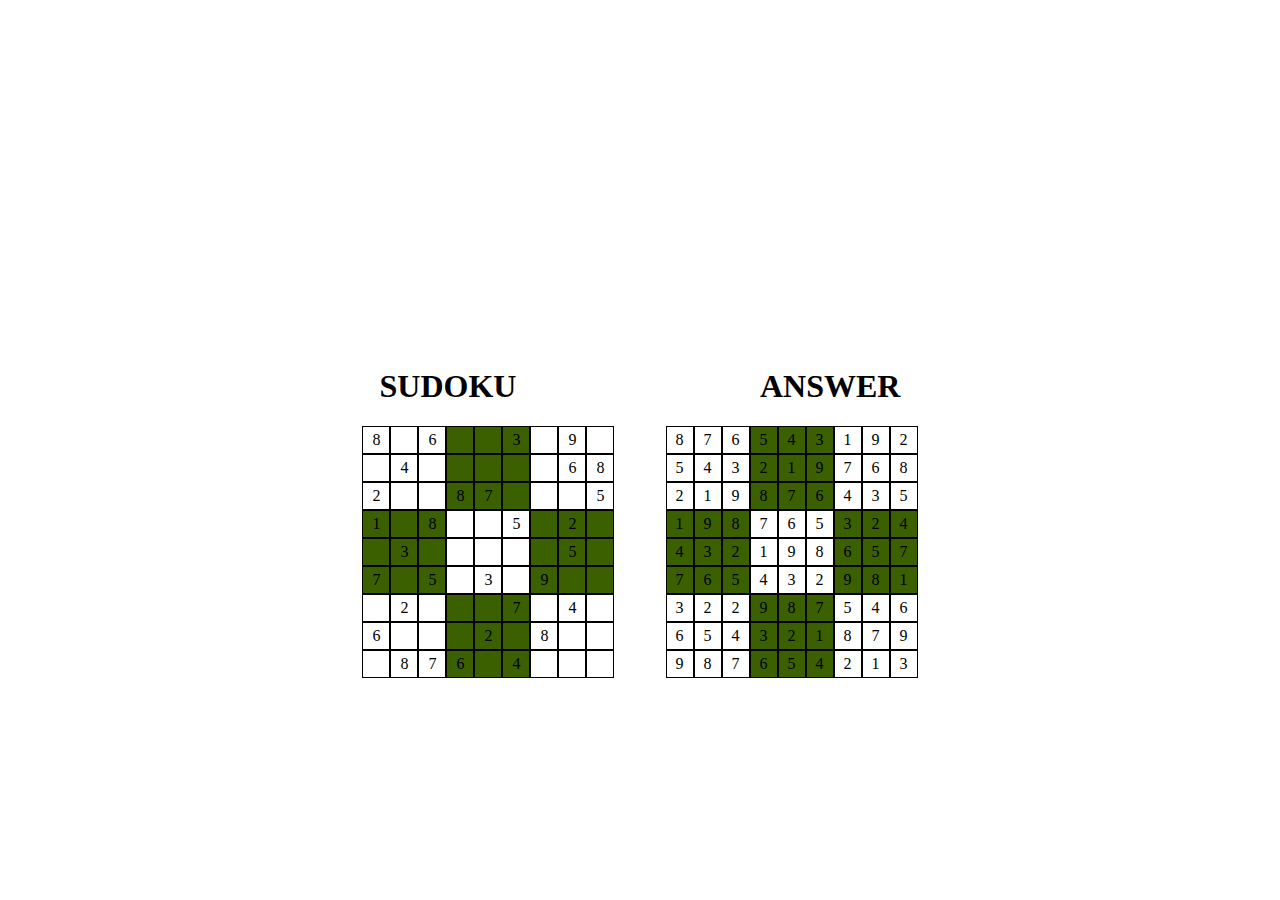
<file: Sudoku/index.html>
<!DOCTYPE html>
<html lang="en">
<head>
    <meta charset="UTF-8">
    <meta name="viewport" content="width=device-width, initial-scale=1.0">
    <title>Document</title>
<link rel="stylesheet" href="index.css">
</head>
<body>
<div class="text">
    <h1 class="text1">SUDOKU</h1>
    <h1 class="text2">ANSWER</h1>
</div>
<div class="main">
   
    <div class="biggest1">
        <div class="innerbox">
            <div class="smallbox">8</div>
            <div class="smallbox"></div>
            <div class="smallbox">6</div>
            <div class="smallbox"style="background-color: rgb(58, 96, 0);"></div>
            <div class="smallbox"style="background-color: rgb(58, 96, 0);"></div>
            <div class="smallbox"style="background-color: rgb(58, 96, 0);">3</div>
            <div class="smallbox"></div>
            <div class="smallbox">9</div>
            <div class="smallbox"></div>
            <div class="smallbox"></div>
            <div class="smallbox">4</div>
            <div class="smallbox"></div>
            <div class="smallbox"style="background-color: rgb(58, 96, 0);"></div>
            <div class="smallbox"style="background-color: rgb(58, 96, 0);"></div>
            <div class="smallbox"style="background-color: rgb(58, 96, 0);"></div>
            <div class="smallbox"></div>
            <div class="smallbox">6</div>
            <div class="smallbox">8</div>
            <div class="smallbox">2</div>
            <div class="smallbox"></div>
            <div class="smallbox"></div>
            <div class="smallbox"style="background-color: rgb(58, 96, 0);">8</div>
            <div class="smallbox"style="background-color: rgb(58, 96, 0);">7</div>
            <div class="smallbox"style="background-color: rgb(58, 96, 0);"></div>
            <div class="smallbox"></div>
            <div class="smallbox"></div>
            <div class="smallbox">5</div>
            <div class="smallbox"style="background-color: rgb(58, 96, 0);">1</div>
            <div class="smallbox"style="background-color: rgb(58, 96, 0);"></div>
            <div class="smallbox"style="background-color: rgb(58, 96, 0);">8</div>
            <div class="smallbox"></div>
            <div class="smallbox"></div>
            <div class="smallbox">5</div>
            <div class="smallbox"style="background-color: rgb(58, 96, 0);"></div>
            <div class="smallbox"style="background-color: rgb(58, 96, 0);">2</div>
            <div class="smallbox"style="background-color: rgb(58, 96, 0);"></div>
            <div class="smallbox"style="background-color: rgb(58, 96, 0);"></div>
            <div class="smallbox"style="background-color: rgb(58, 96, 0);">3</div>
            <div class="smallbox"style="background-color: rgb(58, 96, 0);"></div>
            <div class="smallbox"></div>
            <div class="smallbox"></div>
            <div class="smallbox"></div>
            <div class="smallbox"style="background-color: rgb(58, 96, 0);"></div>
            <div class="smallbox"style="background-color: rgb(58, 96, 0);">5</div>
            <div class="smallbox"style="background-color: rgb(58, 96, 0);"></div>
            <div class="smallbox"style="background-color: rgb(58, 96, 0);">7</div>
            <div class="smallbox"style="background-color: rgb(58, 96, 0);"></div>
            <div class="smallbox"style="background-color: rgb(58, 96, 0);">5</div>
            <div class="smallbox"></div>
            <div class="smallbox">3</div>
            <div class="smallbox"></div>
            <div class="smallbox"style="background-color: rgb(58, 96, 0);">9</div>
            <div class="smallbox"style="background-color: rgb(58, 96, 0);"></div>
            <div class="smallbox"style="background-color: rgb(58, 96, 0);"></div>
            <div class="smallbox"></div>
            <div class="smallbox">2</div>
            <div class="smallbox"></div>
            <div class="smallbox"style="background-color: rgb(58, 96, 0);"></div>
            <div class="smallbox"style="background-color: rgb(58, 96, 0);"></div>
            <div class="smallbox"style="background-color: rgb(58, 96, 0);">7</div>
            <div class="smallbox"></div>
            <div class="smallbox">4</div>
            <div class="smallbox"></div>
            <div class="smallbox">6</div>
            <div class="smallbox"></div>
            <div class="smallbox"></div>
            <div class="smallbox"style="background-color: rgb(58, 96, 0);"></div>
            <div class="smallbox"style="background-color: rgb(58, 96, 0);">2</div>
            <div class="smallbox"style="background-color: rgb(58, 96, 0);"></div>
            <div class="smallbox">8</div>
            <div class="smallbox"></div>
            <div class="smallbox"></div>
            <div class="smallbox"></div>
            <div class="smallbox">8</div>
            <div class="smallbox">7</div>
            <div class="smallbox"style="background-color: rgb(58, 96, 0);">6</div>
            <div class="smallbox"style="background-color: rgb(58, 96, 0);"></div>
            <div class="smallbox"style="background-color: rgb(58, 96, 0);">4</div>
            <div class="smallbox"></div>
            <div class="smallbox"></div>
            <div class="smallbox"></div>
    </div>
    </div>

    <div class="biggest2">         
        <div class="innerbox">
            <div class="smallbox">8</div>
            <div class="smallbox">7</div>
            <div class="smallbox">6</div>
            <div class="smallbox"style="background-color: rgb(58, 96, 0);">5</div>
            <div class="smallbox"style="background-color: rgb(58, 96, 0);">4</div>
            <div class="smallbox"style="background-color: rgb(58, 96, 0);">3</div>
            <div class="smallbox">1</div>
            <div class="smallbox">9</div>
            <div class="smallbox">2</div>
            <div class="smallbox">5</div>
            <div class="smallbox">4</div>
            <div class="smallbox">3</div>
            <div class="smallbox" style="background-color: rgb(58, 96, 0);">2</div>
            <div class="smallbox" style="background-color: rgb(58, 96, 0);">1</div>
            <div class="smallbox" style="background-color: rgb(58, 96, 0);">9</div>
            <div class="smallbox">7</div>
            <div class="smallbox">6</div>
            <div class="smallbox">8</div>
            <div class="smallbox">2</div>
            <div class="smallbox">1</div>
            <div class="smallbox">9</div>
            <div class="smallbox" style="background-color: rgb(58, 96, 0);">8</div>
            <div class="smallbox" style="background-color: rgb(58, 96, 0);">7</div>
            <div class="smallbox" style="background-color: rgb(58, 96, 0);">6</div>
            <div class="smallbox" >4</div>
            <div class="smallbox" >3</div>
            <div class="smallbox" >5</div>
            <div class="smallbox" style="background-color: rgb(58, 96, 0);">1</div>
            <div class="smallbox" style="background-color: rgb(58, 96, 0);">9</div>
            <div class="smallbox" style="background-color: rgb(58, 96, 0);">8</div>
            <div class="smallbox">7</div>
            <div class="smallbox">6</div>
            <div class="smallbox">5</div>
            <div class="smallbox" style="background-color: rgb(58, 96, 0);">3</div>
            <div class="smallbox" style="background-color: rgb(58, 96, 0);">2</div>
            <div class="smallbox" style="background-color: rgb(58, 96, 0);">4</div>
            <div class="smallbox" style="background-color: rgb(58, 96, 0);">4</div>
            <div class="smallbox" style="background-color: rgb(58, 96, 0);">3</div>
            <div class="smallbox" style="background-color: rgb(58, 96, 0);">2</div>
            <div class="smallbox">1</div>
            <div class="smallbox">9</div>
            <div class="smallbox">8</div>
            <div class="smallbox" style="background-color: rgb(58, 96, 0);">6</div>
            <div class="smallbox" style="background-color: rgb(58, 96, 0);">5</div>
            <div class="smallbox" style="background-color: rgb(58, 96, 0);">7</div>
            <div class="smallbox" style="background-color: rgb(58, 96, 0);">7</div>
            <div class="smallbox" style="background-color: rgb(58, 96, 0);">6</div>
            <div class="smallbox" style="background-color: rgb(58, 96, 0);">5</div>
            <div class="smallbox">4</div>
            <div class="smallbox">3</div>
            <div class="smallbox">2</div>
            <div class="smallbox" style="background-color: rgb(58, 96, 0);">9</div>
            <div class="smallbox" style="background-color: rgb(58, 96, 0);">8</div>
            <div class="smallbox" style="background-color: rgb(58, 96, 0);">1</div>
            <div class="smallbox">3</div>
            <div class="smallbox">2</div>
            <div class="smallbox">2</div>
            <div class="smallbox" style="background-color: rgb(58, 96, 0);">9</div>
            <div class="smallbox" style="background-color: rgb(58, 96, 0);">8</div>
            <div class="smallbox" style="background-color: rgb(58, 96, 0);">7</div>
            <div class="smallbox">5</div>
            <div class="smallbox">4</div>
            <div class="smallbox">6</div>
            <div class="smallbox">6</div>
            <div class="smallbox">5</div>
            <div class="smallbox">4</div>
            <div class="smallbox" style="background-color: rgb(58, 96, 0);">3</div>
            <div class="smallbox" style="background-color: rgb(58, 96, 0);">2</div>
            <div class="smallbox" style="background-color: rgb(58, 96, 0);">1</div>
            <div class="smallbox">8</div>
            <div class="smallbox">7</div>
            <div class="smallbox">9</div>
            <div class="smallbox">9</div>
            <div class="smallbox">8</div>
            <div class="smallbox">7</div>
            <div class="smallbox" style="background-color: rgb(58, 96, 0);">6</div>
            <div class="smallbox" style="background-color: rgb(58, 96, 0);">5</div>
            <div class="smallbox" style="background-color: rgb(58, 96, 0);">4</div>
            <div class="smallbox">2</div>
            <div class="smallbox">1</div>
            <div class="smallbox">3</div>
    </div>
</div>
</div>
</body>
</html>
</file>
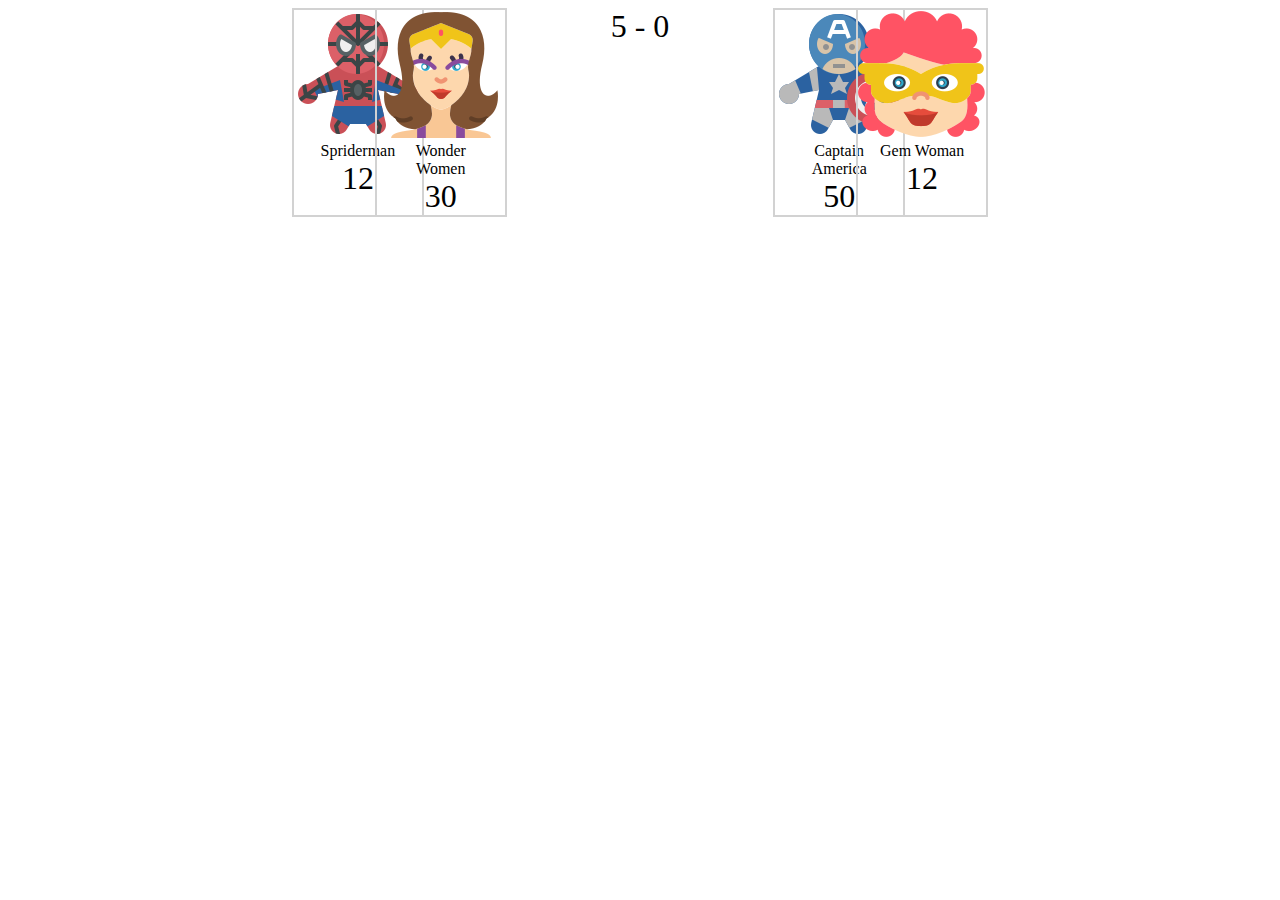
<file: superwars/index.html>
<!DOCTYPE html>
<html lang="en">
<head>
    <meta charset="UTF-8">
    <meta name="viewport" content="width=device-width, initial-scale=1.0">
    <title>Document</title>
<link rel="stylesheet" href="index.css">
</head>
<body>
    <div class="main">
    <div class="box1">
        <img src="super-1.png" alt="">
        <div>Spriderman</div>
        <div style="font-size: xx-large;">12</div>
    </div>
    <div class="box2">
        <div><img src="super-3.png" alt=""></div>
        <div>Wonder<br> Women</div>
        <div style="font-size: xx-large;">30</div>
    </div>
    <div class="text">
        <div>5 - 0</div>
    </div>
    <div class="box3">
        <img src="super-2.png" alt="">
        <div>Captain<br>America</div>
        <div style="font-size: xx-large;">50</div>
    </div>
    <div class="box4">
        <img src="super-4.png" alt="">
        <div>Gem Woman</div>
        <div style="font-size: xx-large;">12</div>
    </div>
</div>
</body>
</html>
</file>
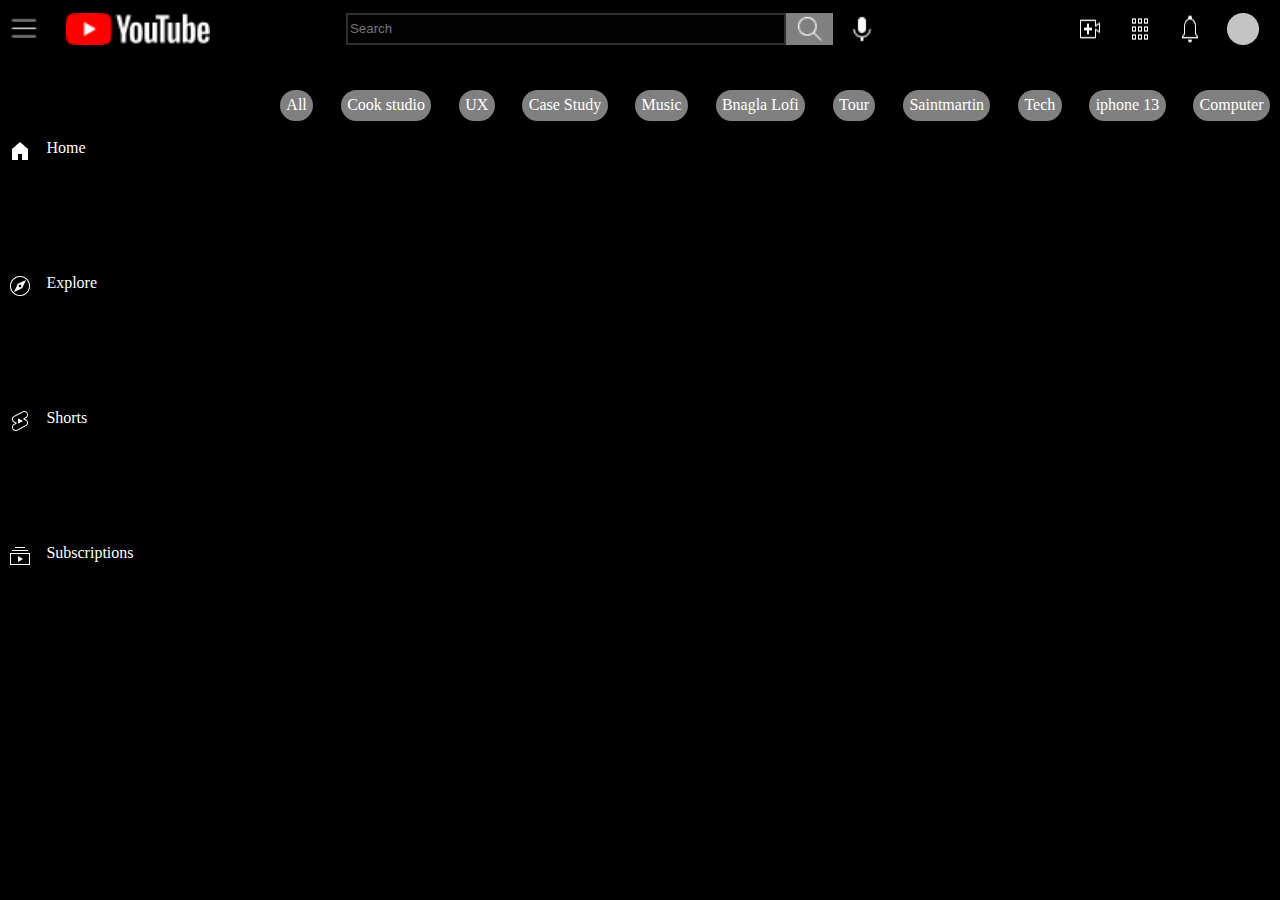
<file: Youtube/index.html>
<!DOCTYPE html>
<html lang="en">
<head>
    <meta charset="UTF-8">
    <meta name="viewport" content="width=device-width, initial-scale=1.0">
    <title>Youtube</title>
<link rel="stylesheet" href="index.css">    
</head>
<body>
    <div class="navbar">
        <div class="lefttop">
            <img src="hambarger.png" alt="">
            <img src="Youtube logo.png" alt="">
        </div>
        <div class="middle">
            <input type="text" placeholder="Search">
            <img src="search.png" alt="">
            <img src="mic.png" alt="">
        </div>
        <div class="righttop">
            <img src="create.png" alt="">
            <img src="more.png" alt="">
            <img src="bell.png" alt="">
            <img src="Ellipse 4-1.png" alt="">
        </div>
    </div>
    <div class="explore">
        <div class="explore1">All</div>
        <div class="explore1">Cook studio</div>
        <div class="explore1">UX</div>
        <div class="explore1">Case Study</div>
        <div class="explore1">Music</div>
        <div class="explore1">Bnagla Lofi</div>
        <div class="explore1">Tour</div>
        <div class="explore1">Saintmartin</div>
        <div class="explore1">Tech</div>
        <div class="explore1">iphone 13</div>
        <div class="explore1">Computer</div>
    </div>
    <div class="bar">
        <div class="bar1"><img src="home.png" alt=""></div>
        <div class="bar1">Home</div>
        <div class="bar1"><img src="explore.png" alt=""></div>
        <div class="bar1">Explore</div>
        <div class="bar1"><img src="shorts.png" alt=""></div>
        <div class="bar1">Shorts</div>
        <div class="bar1"><img src="subscription.png" alt=""></div>
        <div class="bar1">Subscriptions</div>
</div>

</body>
</html>
</file>
<file: Amazonclone/index.css>
body{
    background-image: url("background picture.png");
}

.top{
    background-color:rgb(19,24,33) ;
    display: flex;
    justify-content: space-between;
}
.top :nth-child(2){
    height: 25px;
    margin-top: 30px;
}
.top :nth-child(1){
    height: 50px;
    margin-top: 10px;
}
.top :nth-child(5){
    color: white;
    width: 50vw;
    height: 4vh;
    margin-top: 2.3vh;
}
.topright{
    color: white;
    text-align: center;
    margin-left: 2vw;
}
.topright :nth-child(1){
    display: flex;
}
.all{
    margin-top: 2.5vh;
    color: white;
}
.top :nth-child(10){
    width: 1vw;
    height: 1vh;
    margin-top: 3.5vh;
    margin-right: 2vh;
}
.top :nth-child(8){
    width: 1vw;
    height: 2vh;
}
.topleft{
    color: white;
}
.topleft1{
    color: white;
}
.topleft2{
    color: white;
}
.top :nth-child(6){
    height: 3vh;
    background-color:rgb(250,191,103) ;
    margin-top: 2.3vh;
    padding: .8vh;
    margin-right: 8vh;
}
.top :nth-child(7){
    height: 3vh;
    margin-top:3vh;
    margin-right: .8vh;
}
.top :nth-child(8){
    height: 1vh;
    margin-top:5vh;
    margin-right: 6vw;
    margin-left: 2px;
}

/* --------subtop------ */
.menubar{
    display: flex;
    background-color:rgb(37,49,64) ;
    gap: 2vw;
    text-align: center;
}
.subtext{
    margin-top: 2vh;
    color: white;
}
.menubar :nth-child(1){
    margin-left: 1vh;
}
.menubar :nth-child(2){
    margin-right: 3vh;
}
main {
    width: 98%;
    height: 93.8vh;
    background-image: url(background\ picture.png);
    background-repeat: no-repeat;
    background-size: cover;
    margin-left: 10px ;
}

.mainflex {
    display: flex;
    justify-content: space-between ;
}

.sidearrow {
    margin-top: 16vh;
}

#sidearrowimage1 {
    width: 3.8vh;
    margin-left: 2vw;
}

#sidearrowimage2 {
    width: 3.8vh;
    margin-right: 2vw;
}

.boxs {
    margin-top: 15.5vh;
    width: 69%;
    height: 46.8vh;
}

.maingrid {
    width: 74%;
    height: 100%;
    display: grid;
    grid-template-columns: repeat(3 , 1fr);
    grid-template-rows: 1fr;
}

.subgrid { 
    display: grid;
    grid-template-columns: repeat(2 , 1fr);
    grid-template-rows: repeat(2 , 1fr);
}

.subimg {
    width: 10vw;
    margin-left: 0.5vh;
}

.imgtext {
    font-size: x-small;
    margin-left: 0.2vw;
    opacity: 0.6;
    margin-bottom: 2.5vh;
    margin-top: -1vh;
}

.box {
    background-color: white;
}

.maingrid {
    column-gap: 2.8vh;
}

.maintext {
    margin-top: 1.9vh;
    margin-left: 0.9vw;
    margin-bottom: 1vh;
    font-weight: 1000;
}

.maingrid {
    margin-left: 9px;
    width: 71vw;
}

.subimg1 {
    margin-left: 0.9vh;
}

#laptopsaleimg {
    height: 40vh;
    width: 21vw;
}

.laptopsaleflex {
    display: flex;
    justify-content: center ;
}

.flexthemain {
    display: flex;
    width: 80%;
}

.signinsecurly {
    width: 22vw;
    height: 19vh;
    margin-left: 19.8vw;
    background-color: white;
    margin-top: 15.5vh;
}

.parent {
    width: 76%;
    height: 100%;
}

.bigsignintextb {
    font-size: medium;
}

.bigsignintext {
    margin-left: 1.5vw;
}

.signinbuttonmain {
    width: 83%;
    height: 5vh;
    display: flex;
    justify-content: center;
    align-items: center;
    margin-top: 2.4vh;
    background-color: #fed813;
    font-size: small;
    border-radius: 6px;
}

.signinbuttonflex {
    display: flex;
    justify-content: center;
}

.topbrandslaptop {
    width: 18vw;
    height: 27vh;
    margin-left: 21.8vw;
    background-color: white;
    margin-top: 3.5vh;
} 

#topbrandslaptop {
    width: 100%;
}

.shopnow {
    font-size: small;
    color: #31535f ;
    margin-left: 0.9vw;
}

#laptopshopnow {
    margin-top: 2.2vh;
}


.prime {
    display: flex;
}

#primedate {
    height: 7vh;
    width: 4vw;
}
</file>
<file: Calculater/index.css>
.element1{
    /* border: 1px solid white; */
    display: grid;
    justify-content: center;
    align-items: center;
    border-radius: 20px;
    row-gap: 10px;
    color: white; 
    width: 3vw;
    height: 7vh; 
}
body{
    background-color: black;
}
.element2{
    /* border: 1px solid white; */
    display: grid;
    justify-content: center;
    align-items: center;
    border-radius: 20px;
    row-gap: 10px;
    color: white;
    padding-top: 2vh; 
    padding-bottom: 1vh;
    margin-top: .2vh;
    padding-left: 8vh;
    padding-right: 8vh;
} 
.item2{
    display: grid;
    grid-column: 1/3;
    margin-bottom: 2vh;
    /* width: 3vw;
    height: 7vh; */
}

.main{
    display: grid;
    justify-content: center;
    align-items: center;
    margin-top: 15vh;
    background-color: rgb(24, 22, 22);
    width: 18vw;
    margin-left: 40vw;
    height: 70vh;
    
}
.content {
    display: grid;
    grid-template-columns: repeat(4, 28px);
    grid-template-rows: repeat(5, 30px);
    column-gap: 18px;
    row-gap: 12px;
    
}

#result{
    color: white; display: grid;justify-content: end;
    padding: 3px 3px;
}
</file>
<file: Kids World/index.css>
.logo{
    display: flex;
    justify-content: flex-start;
    margin-left: 1vw;
}
.cart{
    display: flex;
    justify-content: flex-end;
    margin-right: .5vw;
}
.nav{
    display: flex;
    justify-content: space-between;
}
.topimage{
    margin-top: 15px;
    padding-right: 2vw;    
    display: flex;
    
}
.backimg{
    width: 100vh;
    background-repeat: no-repeat;
    background-size: 100vw 100vh;
}
.text{
    text-align: center;
    margin-top: 0.6vh;
    font-size: xx-large;
    margin-right:2vw ;
}
#text{
    display: flex;
    justify-content: center;
}
.box1{
    display: grid;
    grid-template-columns: repeat(6,500px);
    grid-template-rows: repeat(1,600px);
    margin-left: .8vh;
}
.box2{
    display: grid;
    grid-template-columns: repeat(4,760px);
    grid-template-rows: repeat(1,600px);
    margin-top: 15vh;
    padding-bottom: 20vh;
    margin-left: 2vh;
}
.box3{
    display: grid;
    grid-template-columns: repeat(4,760px);
    grid-template-rows: repeat(1,600px);
    margin-top: 7vh;
    margin-bottom: 20vh;
    margin-left: 2vh;
}
.heading2{
    padding-top: 20vh;
    height: 0vh;
    margin-left: 2vh;
}
.heading3{
    padding-top: 20vh;
    height: 0vh;
    margin-left: 2vh;
}
.heading1{
    margin-left: 2vh;
}
.h1,.h2,.h3{
    font-size: xx-large;
}
.add{
    background-color: aqua;
    align-items: center;
    margin-left: 12vw;
}
.subdiv{
    font-size: xx-large;
    justify-content:space-around;
    flex-direction: column;
}
.item{
    display: grid;
    display: flex;
}
.add1{
    background-color: aqua;
    align-items: center;
    margin-left: 6.5vw;
}
</file>
<file: ludo/index.css>
.box{
    border: 5px solid red;
    width: 30px;
    height: 30px;
    border-radius: 20px;
   
}
.box1{
    border: 5px solid green;
    width: 30px;
    height: 30px;
    border-radius: 20px;
}
.box2{
    border: 5px solid blue;
    width: 30px;
    height: 30px;
    border-radius: 20px;
}
.box3{
    border: 5px solid yellow;
    width: 30px;
    height: 30px;
    border-radius: 20px;
}
.redhouse1{
    border: 50px solid red;
    display: grid;
    grid-template-columns: repeat(2,80px);
    grid-template-rows: repeat(2,80px);
    width: 160px;
    height: 160px;
    align-items: center;
    justify-items: center;
}
.redhouse2{
    border: 50px solid green;
    display: grid;
    grid-template-columns: repeat(2,80px);
    grid-template-rows: repeat(2,80px);
    width: 160px;
    height: 160px;
    align-items: center;
    justify-items: center;
}
.redhouse3{
    border: 50px solid blue;
    display: grid;
    grid-template-columns: repeat(2,80px);
    grid-template-rows: repeat(2,80px);
    width: 160px;
    align-items: center;
    justify-items: center;
}
.redhouse4{
    border: 50px solid yellow;
    display: grid;
    grid-template-columns: repeat(2,80px);
    grid-template-rows: repeat(2,80px);
    width: 160px;
    align-items: center;
    justify-items: center;
}
.grid1{
    display: grid;
    grid-template-columns: repeat(3,50px);
    grid-template-rows: repeat(6,43.3px);
}
.smallbox{
    border: 1px solid black;
}
.upper{
    display: flex;
}
.smallboxg{
    border: 1px solid black;
    background-color: green;
}
.grid2{
    display: grid;
    grid-template-columns: repeat(6,44px);
    grid-template-rows: repeat(3,50px);
}
.lower{
    display: flex;
}
.last{
    display: flex;
}
.middle {
    display: grid;
    grid-template-columns: 260px 150px 260px ;
    grid-template-rows: 150px;
}
.smallboxr{
    border: 1px solid black;
    background-color:red;
}
.smallboxy{
    border: 1px solid black;
    background-color:yellow;
    }
.smallboxb{
 border: 1px solid black;
background-color:blue;
}
.star
{
	font-size: 35px;
	text-align: center;
    margin-top: 15vh;
    margin-left: .5vw;
}
.headbox {
    height: 2%;
    width: 2%;
    border-top: 5.3vw solid green;
    border-right: 4.8vw solid yellow;
    border-left: 5.3vw solid red;
    border-bottom: 4.8vw solid blue;
    
}
.ludo{
    margin-left: 20vw;
}
</file>
<file: Netflix/index.css>
body{
    font-family: 'Segoe UI', Tahoma, Geneva, Verdana, sans-serif;
    background-color:rgb(21, 21, 21);
}
.img{
    width: 1370px;
    /* width: auto */
}
.navbar{
    display: flex;
    margin-top: -750px;
    /* justify-content: space-between; */
    color: black;
}

.left{
    margin-left: 14px;
}

.netflixlogo{
    height: 24px;
    margin-left: 25px;
}
.search{
    margin-left: 380px;

}
.gift{
    margin-left: 10px;
}
.bell{
    margin-left: 10px;
}
.downarrow{
    margin-left: 5px;
}
.two{
    display: flex;
    color: white;
    margin-top: 340px;
    margin-left: 52px;
}
.maid{
    font-size: 100px;
    color: white;
    margin-left: 23px;
    margin-top: -25px;

}
.play{
    display: flex;
    background-color:white;
    /* border: 1px solid black; */
    height: 25 px;
    width:55px ;
    border-radius: 3px;
    padding-top: 2.5px;
    margin-left: 55px;
    padding-left: 2.5px;
}
.more{
    display: flex;
}
.more{
    display: flex;
    background-color:gray;
    height: 25px;
    width:90px ;
    border-radius: 3px;
    margin-left: 15px;
    
}
.buttons{
    display: flex;
    font-size: small;
    margin-top: -5px;
}

.add{
    height: 20px;
    margin-left: 1340px;
    margin-top: 45px;
}
.see_again{
    color: white;
    font-size: large;
}
.text1{
    display: flex;
    margin-left: 55px;
    margin-top: 35px;
}
.movies{
    display: flex;
    justify-content: space-around;
    height: 25px;
    margin-left: 49px;
    margin-top: 5px;
    margin-right: -6px;
}
.size{
    height: 140px;
}
.text2{
    display: flex;
    margin-left: 55px;
    margin-top: 170px;
}
.top10{
    color: white;
    font-size: large;

}
.movies2{
    display: flex;
    /* margin-left: 49px; */
    justify-content: space-around;
    margin-top: 15px;
}
.number{
    height: 150px;
}
.mov{
    height: 150px;
}
.logo{
    display: flex;
    /* justify-content:center; */
    margin-top: 170px;
    margin-left: 280px;  

}
.lm{
    margin-left: 20px;
    height: 20px;
}
.color{
    color: gray;
}
.grid{
    display: grid;
    grid-template-columns: repeat(4,250px);
    grid-template-rows: repeat(3,40px);
    margin-left: 300px;
    margin-top: 15px;
}
.box{
    margin-top: 15px;
    color: gray;
    border: 1px solid gray;
    width:105px;
    margin-left: 300px;
    padding-left: 3px;
}
.last{
    margin-top: 15px;
    color: gray;
    margin-left: 300px;
    /* padding-left: 3px; */
}
</file>
<file: spotify/index.css>
body{
    background-color: rgb(33,33,33);
    height: 100vh;
    width: 100vw;
    
}
*{
    margin: 0px;
    padding: 0PX;
}
.toplogo{
    display: grid;
    padding-top:2vh ;
    margin-left: 2vw;
}
.text{
    color: white;
    margin-right: 13vw;
}
.leftmenu1{
    display: grid;
    grid-template-columns: repeat(2,4px);
    grid-template-rows: repeat(4,50px);
    display: flex;
    justify-content: space-around;
    flex-direction: column;
    gap: 11px;
    margin-left: 1.5vw;
    padding-top: 4vh;
}
.leftmenu2{
    display: grid;
    grid-template-columns: repeat(4,50px);
    grid-template-rows: repeat(2,50px);
    display: flex;
    justify-content: space-around;
    flex-direction: column;
    gap: 11px;
    margin-left: 1.5vw;
}
.menu{
    display: flex;
    gap: 20px;
}
.mainleft{
    background-color: rgb(33,33,33);
    height: 100vh;
    width: 10vw;
}
.leftdownmenu{
    color: white;
}
.leftbar{
    background-color: rgb(0,0,0);
    width: 20VW;
    height: auto;
    gap: 30vh;
}
.text2,.text3,.text4,.text5,.text6{
    margin-top: 2vh;
}
.finalleft{
    display: flex;
}
.top{
    display: flex;
    justify-content: space-between;
}
.img1{
    margin-top: 3vh;
    margin-left: 3vh;
}
.img2{
    margin-top: 4vh;
    
}
.finaltop{
    display: flex;
    flex-direction:column;
    width: 100%;
}
.top{
    display: flex;
    gap: 50vw;
}
.first{
    display: flex;
}
.box1{
    margin-top: 4vh;
    gap: 100px;
    
    /* width: 100vw; */
}
.boxtext{
    margin-left: 0vw;
    color: white;
    background-color:rgb(48,48,48) ;
    margin-left: 20px;
}
.middle{
    display: flex;
    justify-content: space-between;
    padding-left: 20vw;
}
.div1{
    border: 1px solid black;
    width: 250px;
    display: flex;
    align-items: center;
    background-color:rgb(48,49,49);
    border-radius: 5px;
    margin-left: 30px;
}
.div{
    margin-left: 30px;
    color: white;
}
.topbox{
    display: flex;
    flex-wrap: wrap;
}
.inbox{
    display: flex;
    gap: 8px;
}
.down{
    margin-top: 40px;
    padding-left: 10px;

}
.h{
    margin-left: 30px;
    color: white;
    margin-top: 30px;
}
.end{
    display: flex;
}
.bottombar{
    background-color:rgb(24, 24, 24);
    width: 1460px;
    display: flex;
    z-index: 1;
    position: absolute;
    padding-top: -20vh;
    
}
.leftone{
    height: 100px;
    width: 300px;

    display: flex;
    justify-content: space-evenly;
    align-items: center;
}
.middleone{
    padding-top: 20px;
}
.rightone{
    padding-top: 35px;
    
}
.bottombar{
    display: flex;
    justify-content: space-between;
}
.greenbar{
    position:absolute;
    z-index: 2;
    margin-top: 93px;
}
</file>
<file: Sudoku/index.css>
.biggest1{
    display: flex;
    margin-top: 0vh;
    margin-right:2vw ;
    
}
.biggest2{
    display: flex;
    margin-top: 0vh;
    margin-left: 2vw;
    
}
.innerbox{
    display: grid;
    grid-template-columns: repeat(9,28px);
    grid-template-rows:repeat(9,28px);
}
.smallbox{
    border: 1px solid black;
    justify-content: center;
    display: flex;
    align-items: center;
}
.main{
    display: flex;
    justify-content: center;
    align-items: center;
}
.text{
    display: flex;
    flex-direction: row;
    justify-content: space-evenly;
}
.text1{
    margin-left: 10vw;
    margin-top: 40vh;
}    
.text2{
    margin-right: 10vw;
    margin-top: 40vh;
}
</file>
<file: superwars/index.css>
.main{
    display: flex;
    justify-content: space-evenly;
}
.box1,.box2,.box3,.box4{
    border: 2px solid rgb(210,210,210);
    text-align: center;
}
.text{
    font-size:xx-large;
}
.box1{
    margin-left: 20vh;
}
.box2{
    margin-left: -17vh;
}
.box3{
    margin-right: -17vh;
}
.box4{
    margin-right:20vh ;
}
</file>
<file: Youtube/index.css>
body {
    background-color: black;
    /* height: 100vh;
    width: 100vw; */
}
.navbar{
    display: flex;
    justify-content: space-between;
    margin-top: 1vw;
}
.lefttop{
    display: flex;
    gap: 2vw;
}
.righttop{
    display: flex;
    gap: 2vw;
    justify-content: space-around;
    margin-right: 1vw;
}
.middle{
    display: flex;
}
.middle input{
    display: flex;
    justify-content: center;
    border: 2px solid rgb(48, 46, 46);
    background-color:rgb(2, 2, 2);
    width: 35vw;
}
.middle :nth-child(2){
    background-color: gray;
    padding: 0vh 0.6vw;
}
.middle :nth-child(3){
    margin-left: 1vw;
}
.explore{
    justify-content: space-evenly;
    display: flex;
    gap: 2vw;
    margin-top: 5vh;
    margin-bottom: 2vh;
    margin-left: 30vh;
}
.explore1{
    background-color:grey;
    color: white;
    border-radius: 4vh;
    display: flex;
    justify-content: center;
    align-items: center;
    padding: .5vw;
}
.bar{
    display: grid;
    grid-template-columns: repeat(2,3vw);
    grid-template-rows: repeat(4,15vh);
}
.bar1{
    color: white;
    display: grid;
    display: flex;
    align-items: self-start;
}
</file>
